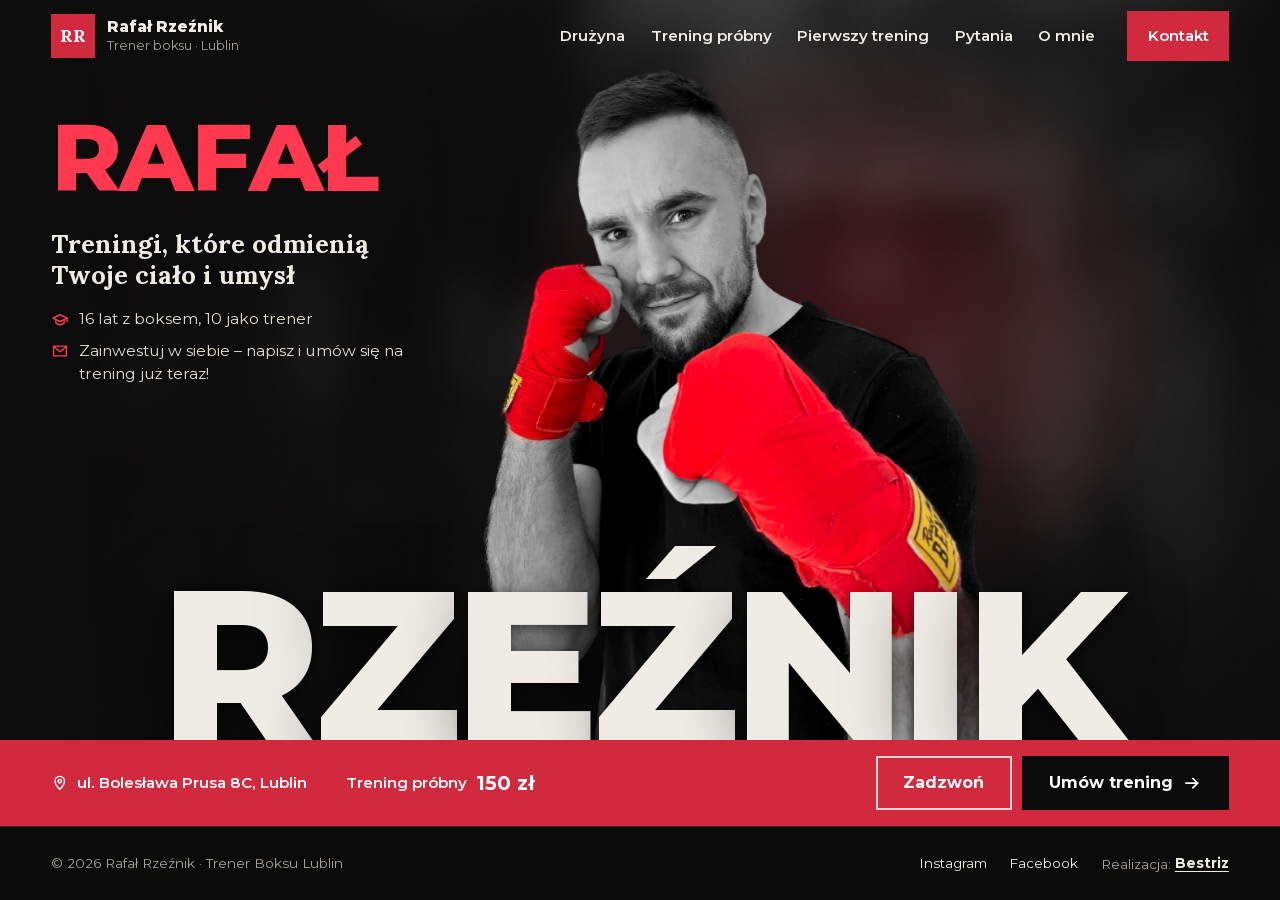
<file: index.html>
<!doctype html>
<html lang="pl">
<head>
<meta charset="utf-8">
<meta name="viewport" content="width=device-width, initial-scale=1, viewport-fit=cover">
<title>Rafał Rzeźnik – Trener Boksu Lublin | Trening próbny 1:1</title>
<meta name="description" content="Treningi boksu 1:1 w Lublinie, które odmienią Twoje ciało i umysł. 16 lat z boksem, 10 jako trener. Trening próbny 150 zł.">
<meta name="theme-color" content="#0c0b0b">
<meta name="robots" content="noindex">
<link rel="canonical" href="https://pathius.github.io/rafal-rzeznik/">
<meta property="og:type" content="website">
<meta property="og:locale" content="pl_PL">
<meta property="og:url" content="https://pathius.github.io/rafal-rzeznik/">
<meta property="og:title" content="Rafał Rzeźnik – Trener Boksu Lublin | Trening próbny 1:1">
<meta property="og:description" content="Treningi, które odmienią Twoje ciało i umysł. Zainwestuj w siebie: umów trening próbny przy ul. Prusa 8C w Lublinie.">
<meta property="og:image" content="https://pathius.github.io/rafal-rzeznik/assets/img/profil.jpg?v=3">
<meta property="og:image:width" content="1200">
<meta property="og:image:height" content="1200">
<meta name="twitter:card" content="summary">
<link rel="preload" href="assets/img/rafal-cutout.webp" as="image" fetchpriority="high">
<link rel="preload" href="assets/fonts/Lora-roman-pl.woff2" as="font" type="font/woff2" crossorigin>
<link rel="preload" href="assets/fonts/Montserrat-400-pl.woff2" as="font" type="font/woff2" crossorigin>
<link rel="preload" href="assets/fonts/Montserrat-800-pl.woff2" as="font" type="font/woff2" crossorigin>
<script>document.documentElement.classList.add('js');try{if(sessionStorage.getItem('rr-punch')&&!matchMedia('(prefers-reduced-motion: reduce)').matches)document.documentElement.classList.add('is-arriving')}catch(e){}</script>
<link rel="stylesheet" href="assets/fonts/fonts.css?v=2026-11-22b">
<link rel="stylesheet" href="assets/css/style.css?v=2026-11-22b">
<link rel="icon" href="data:image/svg+xml,%3Csvg xmlns='http://www.w3.org/2000/svg' viewBox='0 0 64 64'%3E%3Crect width='64' height='64' fill='%23d12a3f'/%3E%3Ctext x='32' y='45' font-family='Georgia,serif' font-weight='700' font-size='30' text-anchor='middle' fill='white'%3ERR%3C/text%3E%3C/svg%3E">
</head>
<body class="home">
<a class="skip" href="#tresc">Przejdź do treści</a>

<svg width="0" height="0" style="position:absolute" aria-hidden="true">
  <symbol id="i-arrow" viewBox="0 0 24 24"><path d="M4 12h15M13 6l6 6-6 6" fill="none" stroke="currentColor" stroke-width="2.2" stroke-linecap="square"/></symbol>
  <symbol id="i-phone" viewBox="0 0 24 24"><path d="M6.6 3.5h3l1.6 4.2-2.1 1.4a11 11 0 0 0 5.8 5.8l1.4-2.1 4.2 1.6v3a2 2 0 0 1-2.1 2A16.5 16.5 0 0 1 4.6 5.6a2 2 0 0 1 2-2.1z" fill="none" stroke="currentColor" stroke-width="1.9" stroke-linejoin="round"/></symbol>
  <symbol id="i-mail" viewBox="0 0 24 24"><path d="M3.5 5.5h17v13h-17zM3.5 6l8.5 7 8.5-7" fill="none" stroke="currentColor" stroke-width="1.9" stroke-linejoin="round"/></symbol>
  <symbol id="i-chat" viewBox="0 0 24 24"><path d="M4 5h16v11H9.5L5 19.5V16H4z" fill="none" stroke="currentColor" stroke-width="1.9" stroke-linejoin="round"/></symbol>
  <symbol id="i-cap" viewBox="0 0 24 24"><path d="M2.5 9.5 12 5l9.5 4.5L12 14zM6.5 11.5v4.5c1.5 1.5 3.4 2.2 5.5 2.2s4-.7 5.5-2.2v-4.5M21.5 9.5v5" fill="none" stroke="currentColor" stroke-width="1.9" stroke-linejoin="round"/></symbol>
  <symbol id="i-back" viewBox="0 0 24 24"><path d="M20 12H5M11 6l-6 6 6 6" fill="none" stroke="currentColor" stroke-width="2.2" stroke-linecap="square"/></symbol>
  <symbol id="i-pin" viewBox="0 0 24 24"><path d="M12 21s-6.5-6.2-6.5-11.2a6.5 6.5 0 0 1 13 0C18.5 14.8 12 21 12 21z" fill="none" stroke="currentColor" stroke-width="1.9"/><circle cx="12" cy="9.8" r="2.3" fill="none" stroke="currentColor" stroke-width="1.9"/></symbol>
  <symbol id="i-clock" viewBox="0 0 24 24"><circle cx="12" cy="12" r="8.5" fill="none" stroke="currentColor" stroke-width="1.9"/><path d="M12 7.5V12l3 2" fill="none" stroke="currentColor" stroke-width="1.9" stroke-linecap="square"/></symbol>
  <symbol id="i-ig" viewBox="0 0 24 24"><rect x="3.5" y="3.5" width="17" height="17" rx="4.5" fill="none" stroke="currentColor" stroke-width="1.9"/><circle cx="12" cy="12" r="3.8" fill="none" stroke="currentColor" stroke-width="1.9"/><circle cx="17.2" cy="6.8" r="1.1" fill="currentColor"/></symbol>
  <symbol id="i-fb" viewBox="0 0 24 24"><rect x="3.5" y="3.5" width="17" height="17" rx="4.5" fill="none" stroke="currentColor" stroke-width="1.9"/><path d="M15.2 8.2h-1.6c-1.1 0-1.7.6-1.7 1.8v10.5M9.6 13h5.2" fill="none" stroke="currentColor" stroke-width="1.9" stroke-linecap="round"/></symbol>
  <symbol id="i-play" viewBox="0 0 24 24"><path d="M8 5.5v13l10.5-6.5z" fill="currentColor"/></symbol>
  <symbol id="i-pause" viewBox="0 0 24 24"><path d="M7.5 5.5h3v13h-3zM13.5 5.5h3v13h-3z" fill="currentColor"/></symbol>
  <symbol id="i-sound" viewBox="0 0 24 24"><path d="M4 9.5h3.5L12 5.5v13l-4.5-4H4zM15.5 9a4 4 0 0 1 0 6M18 6.5a7.5 7.5 0 0 1 0 11" fill="none" stroke="currentColor" stroke-width="1.9" stroke-linejoin="round"/></symbol>
  <symbol id="i-mute" viewBox="0 0 24 24"><path d="M4 9.5h3.5L12 5.5v13l-4.5-4H4zM16 9.5l5 5M21 9.5l-5 5" fill="none" stroke="currentColor" stroke-width="1.9" stroke-linejoin="round"/></symbol>
  <symbol id="i-cash" viewBox="0 0 24 24"><rect x="2.5" y="6" width="19" height="12" fill="none" stroke="currentColor" stroke-width="1.9"/><circle cx="12" cy="12" r="2.8" fill="none" stroke="currentColor" stroke-width="1.9"/><path d="M6 9.5v5M18 9.5v5" stroke="currentColor" stroke-width="1.9"/></symbol>
  <symbol id="i-menu" viewBox="0 0 24 24"><path d="M3.5 7h17M3.5 12h17M3.5 17h17" fill="none" stroke="currentColor" stroke-width="2.2"/></symbol>
  <symbol id="i-close" viewBox="0 0 24 24"><path d="M5.5 5.5l13 13M18.5 5.5l-13 13" fill="none" stroke="currentColor" stroke-width="2.2"/></symbol>
  <symbol id="i-card" viewBox="0 0 24 24"><rect x="2.5" y="5.5" width="19" height="13" fill="none" stroke="currentColor" stroke-width="1.9"/><path d="M2.5 9.5h19M6 15h4" fill="none" stroke="currentColor" stroke-width="1.9"/></symbol>
</svg>

<header class="nav" data-nav>
  <a class="nav__mark" href="./" aria-label="Rafał Rzeźnik – strona główna">
    <span class="nav__mono" aria-hidden="true">RR</span>
    <span class="nav__name">Rafał Rzeźnik<small>Trener boksu · Lublin</small></span>
  </a>
  <nav class="nav__links" id="menu" aria-label="Główna nawigacja">
    <a href="druzyna/">Drużyna</a>
    <a href="trening-probny/">Trening próbny</a>
    <a href="pierwszy-trening/">Pierwszy trening</a>
    <a href="pytania/">Pytania</a>
    <a href="o-mnie/">O mnie</a>
    <a class="btn btn--red nav__cta" href="kontakt/">Kontakt</a>
    <p class="nav__quick"><a href="tel:+48510216400"><svg aria-hidden="true"><use href="#i-phone"/></svg>+48 510 216 400</a><a href="https://instagram.com/rafalrzeznik_boxing" target="_blank" rel="noopener"><svg aria-hidden="true"><use href="#i-ig"/></svg>@rafalrzeznik_boxing</a></p>
  </nav>
  <button type="button" class="nav__burger" aria-controls="menu" aria-expanded="false" aria-label="Otwórz menu" data-burger>
    <svg class="i-open" aria-hidden="true"><use href="#i-menu"/></svg><svg class="i-shut" aria-hidden="true"><use href="#i-close"/></svg>
  </button>
</header>

<main id="tresc">

<section class="hero" id="start" aria-labelledby="hero-title" data-hero>
  <div class="hero__arena" aria-hidden="true"></div>
  <div class="hero__spot" aria-hidden="true"></div>
  <div class="hero__grain" aria-hidden="true"></div>

  <h1 class="hero__title" id="hero-title">
    <span class="hero__first" aria-label="Rafał"><span>R</span><span>A</span><span>F</span><span>A</span><span>Ł</span></span>
    <span class="hero__last" aria-label="Rzeźnik"><span>R</span><span>Z</span><span>E</span><span>Ź</span><span>N</span><span>I</span><span>K</span></span>
  </h1>

  <div class="hero__intro">
    <p class="hero__lead">Treningi, które odmienią Twoje ciało i&nbsp;umysł</p>
    <ul class="hero__bio">
      <li><svg aria-hidden="true"><use href="#i-cap"/></svg>16 lat z boksem, 10 jako trener</li>
      <li><svg aria-hidden="true"><use href="#i-mail"/></svg>Zainwestuj w siebie – napisz i umów się na trening już teraz!</li>
    </ul>
  </div>

  <figure class="hero__fig">
    <img class="hero__cut" src="assets/img/rafal-cutout.webp" width="1300" height="1689" alt="Rafał Rzeźnik w gardzie, w czerwonych bandażach bokserskich" fetchpriority="high">
  </figure>

  <div class="hero__strip">
    <p><svg aria-hidden="true"><use href="#i-pin"/></svg>ul. Bolesława Prusa 8C, Lublin</p>
    <p class="hero__try">Trening próbny <b>150 zł</b></p>
    <div class="hero__ctas">
      <a class="btn btn--line-light hero__price" href="tel:+48510216400">Zadzwoń</a>
      <a class="btn btn--ink hero__cta" href="kontakt/">Umów trening <svg aria-hidden="true"><use href="#i-arrow"/></svg></a>
    </div>
  </div>
</section>

</main>

<footer class="site-foot">
  <p>© <span data-year></span> Rafał Rzeźnik · Trener Boksu Lublin</p>
  <p class="site-foot__links"><a href="https://instagram.com/rafalrzeznik_boxing" target="_blank" rel="noopener">Instagram</a><a href="https://www.facebook.com/rafalrzeznikboxing/" target="_blank" rel="noopener">Facebook</a><span>Realizacja: <a href="https://bestriz.com" target="_blank" rel="noopener">Bestriz</a></span></p>
</footer>
<a class="dock" href="kontakt/" data-dock>Umów trening próbny <svg aria-hidden="true"><use href="#i-arrow"/></svg></a>
<div class="punch" aria-hidden="true"><i class="punch__bar"></i><i class="punch__bar"></i><i class="punch__bar"></i></div>

<script src="assets/js/main.js?v=2026-11-22b" defer></script>
</body>
</html>
</file>
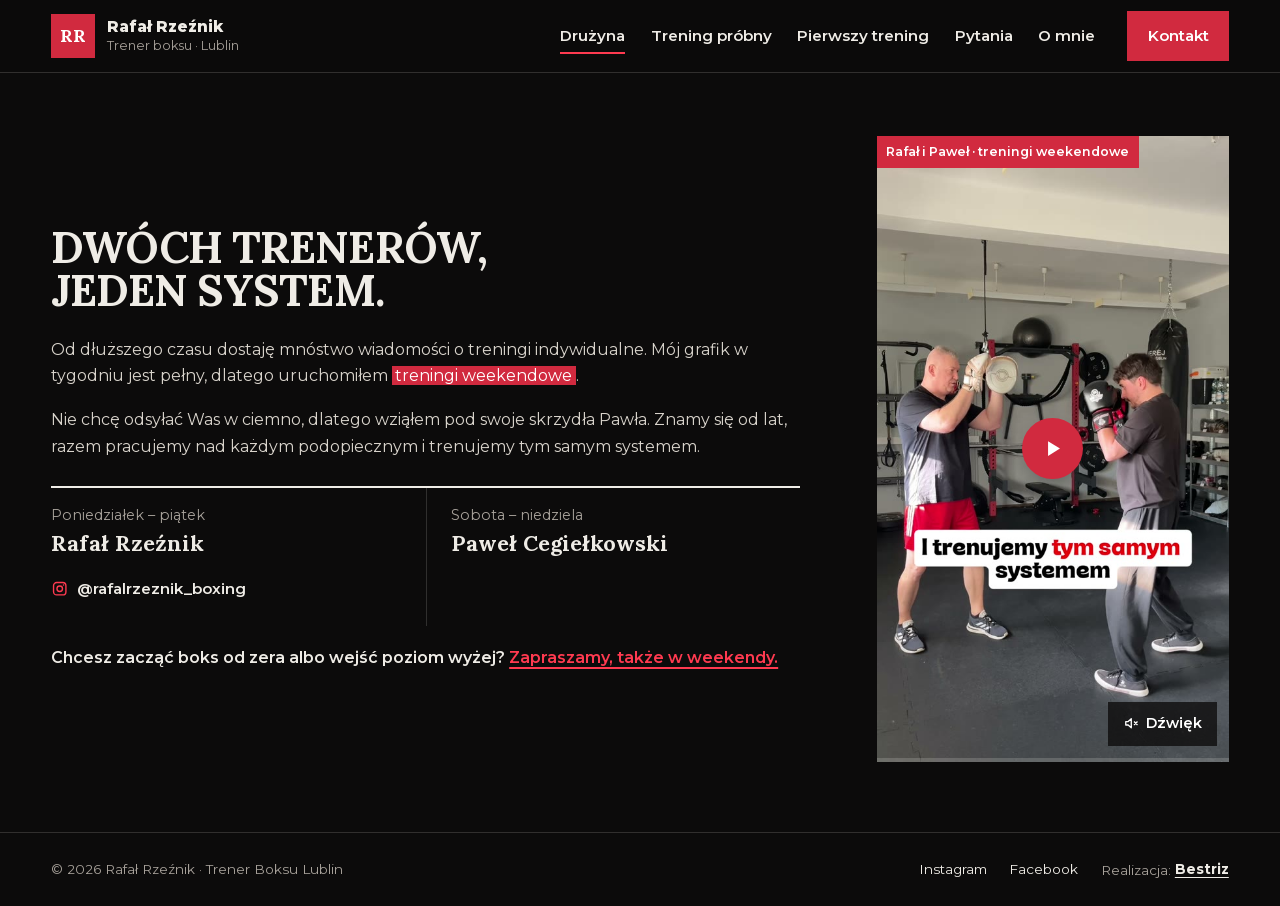
<file: druzyna/index.html>
<!doctype html>
<html lang="pl">
<head>
<meta charset="utf-8">
<meta name="viewport" content="width=device-width, initial-scale=1, viewport-fit=cover">
<title>Drużyna: Rafał i Paweł · Rafał Rzeźnik – Trener Boksu Lublin</title>
<meta name="description" content="Dwóch trenerów, jeden system. W tygodniu trenujesz z Rafałem Rzeźnikiem, w weekendy z Pawłem Cegiełkowskim.">
<meta name="theme-color" content="#0c0b0b">
<meta name="robots" content="noindex">
<link rel="canonical" href="https://pathius.github.io/rafal-rzeznik/druzyna/">
<meta property="og:type" content="website">
<meta property="og:locale" content="pl_PL">
<meta property="og:url" content="https://pathius.github.io/rafal-rzeznik/druzyna/">
<meta property="og:title" content="Drużyna: Rafał i Paweł · Rafał Rzeźnik – Trener Boksu Lublin">
<meta property="og:description" content="Treningi, które odmienią Twoje ciało i umysł. Zainwestuj w siebie: umów trening próbny przy ul. Prusa 8C w Lublinie.">
<meta property="og:image" content="https://pathius.github.io/rafal-rzeznik/assets/img/profil.jpg?v=3">
<meta property="og:image:width" content="1200">
<meta property="og:image:height" content="1200">
<meta name="twitter:card" content="summary">
<link rel="preload" href="../assets/fonts/Lora-roman-pl.woff2" as="font" type="font/woff2" crossorigin>
<link rel="preload" href="../assets/fonts/Montserrat-400-pl.woff2" as="font" type="font/woff2" crossorigin>
<link rel="preload" href="../assets/fonts/Montserrat-800-pl.woff2" as="font" type="font/woff2" crossorigin>
<script>document.documentElement.classList.add('js');try{if(sessionStorage.getItem('rr-punch')&&!matchMedia('(prefers-reduced-motion: reduce)').matches)document.documentElement.classList.add('is-arriving')}catch(e){}</script>
<link rel="stylesheet" href="../assets/fonts/fonts.css?v=2026-11-22b">
<link rel="stylesheet" href="../assets/css/style.css?v=2026-11-22b">
<link rel="icon" href="data:image/svg+xml,%3Csvg xmlns='http://www.w3.org/2000/svg' viewBox='0 0 64 64'%3E%3Crect width='64' height='64' fill='%23d12a3f'/%3E%3Ctext x='32' y='45' font-family='Georgia,serif' font-weight='700' font-size='30' text-anchor='middle' fill='white'%3ERR%3C/text%3E%3C/svg%3E">
</head>
<body class="page page--druzyna">
<a class="skip" href="#tresc">Przejdź do treści</a>

<svg width="0" height="0" style="position:absolute" aria-hidden="true">
  <symbol id="i-arrow" viewBox="0 0 24 24"><path d="M4 12h15M13 6l6 6-6 6" fill="none" stroke="currentColor" stroke-width="2.2" stroke-linecap="square"/></symbol>
  <symbol id="i-phone" viewBox="0 0 24 24"><path d="M6.6 3.5h3l1.6 4.2-2.1 1.4a11 11 0 0 0 5.8 5.8l1.4-2.1 4.2 1.6v3a2 2 0 0 1-2.1 2A16.5 16.5 0 0 1 4.6 5.6a2 2 0 0 1 2-2.1z" fill="none" stroke="currentColor" stroke-width="1.9" stroke-linejoin="round"/></symbol>
  <symbol id="i-mail" viewBox="0 0 24 24"><path d="M3.5 5.5h17v13h-17zM3.5 6l8.5 7 8.5-7" fill="none" stroke="currentColor" stroke-width="1.9" stroke-linejoin="round"/></symbol>
  <symbol id="i-chat" viewBox="0 0 24 24"><path d="M4 5h16v11H9.5L5 19.5V16H4z" fill="none" stroke="currentColor" stroke-width="1.9" stroke-linejoin="round"/></symbol>
  <symbol id="i-cap" viewBox="0 0 24 24"><path d="M2.5 9.5 12 5l9.5 4.5L12 14zM6.5 11.5v4.5c1.5 1.5 3.4 2.2 5.5 2.2s4-.7 5.5-2.2v-4.5M21.5 9.5v5" fill="none" stroke="currentColor" stroke-width="1.9" stroke-linejoin="round"/></symbol>
  <symbol id="i-back" viewBox="0 0 24 24"><path d="M20 12H5M11 6l-6 6 6 6" fill="none" stroke="currentColor" stroke-width="2.2" stroke-linecap="square"/></symbol>
  <symbol id="i-pin" viewBox="0 0 24 24"><path d="M12 21s-6.5-6.2-6.5-11.2a6.5 6.5 0 0 1 13 0C18.5 14.8 12 21 12 21z" fill="none" stroke="currentColor" stroke-width="1.9"/><circle cx="12" cy="9.8" r="2.3" fill="none" stroke="currentColor" stroke-width="1.9"/></symbol>
  <symbol id="i-clock" viewBox="0 0 24 24"><circle cx="12" cy="12" r="8.5" fill="none" stroke="currentColor" stroke-width="1.9"/><path d="M12 7.5V12l3 2" fill="none" stroke="currentColor" stroke-width="1.9" stroke-linecap="square"/></symbol>
  <symbol id="i-ig" viewBox="0 0 24 24"><rect x="3.5" y="3.5" width="17" height="17" rx="4.5" fill="none" stroke="currentColor" stroke-width="1.9"/><circle cx="12" cy="12" r="3.8" fill="none" stroke="currentColor" stroke-width="1.9"/><circle cx="17.2" cy="6.8" r="1.1" fill="currentColor"/></symbol>
  <symbol id="i-fb" viewBox="0 0 24 24"><rect x="3.5" y="3.5" width="17" height="17" rx="4.5" fill="none" stroke="currentColor" stroke-width="1.9"/><path d="M15.2 8.2h-1.6c-1.1 0-1.7.6-1.7 1.8v10.5M9.6 13h5.2" fill="none" stroke="currentColor" stroke-width="1.9" stroke-linecap="round"/></symbol>
  <symbol id="i-play" viewBox="0 0 24 24"><path d="M8 5.5v13l10.5-6.5z" fill="currentColor"/></symbol>
  <symbol id="i-pause" viewBox="0 0 24 24"><path d="M7.5 5.5h3v13h-3zM13.5 5.5h3v13h-3z" fill="currentColor"/></symbol>
  <symbol id="i-sound" viewBox="0 0 24 24"><path d="M4 9.5h3.5L12 5.5v13l-4.5-4H4zM15.5 9a4 4 0 0 1 0 6M18 6.5a7.5 7.5 0 0 1 0 11" fill="none" stroke="currentColor" stroke-width="1.9" stroke-linejoin="round"/></symbol>
  <symbol id="i-mute" viewBox="0 0 24 24"><path d="M4 9.5h3.5L12 5.5v13l-4.5-4H4zM16 9.5l5 5M21 9.5l-5 5" fill="none" stroke="currentColor" stroke-width="1.9" stroke-linejoin="round"/></symbol>
  <symbol id="i-cash" viewBox="0 0 24 24"><rect x="2.5" y="6" width="19" height="12" fill="none" stroke="currentColor" stroke-width="1.9"/><circle cx="12" cy="12" r="2.8" fill="none" stroke="currentColor" stroke-width="1.9"/><path d="M6 9.5v5M18 9.5v5" stroke="currentColor" stroke-width="1.9"/></symbol>
  <symbol id="i-menu" viewBox="0 0 24 24"><path d="M3.5 7h17M3.5 12h17M3.5 17h17" fill="none" stroke="currentColor" stroke-width="2.2"/></symbol>
  <symbol id="i-close" viewBox="0 0 24 24"><path d="M5.5 5.5l13 13M18.5 5.5l-13 13" fill="none" stroke="currentColor" stroke-width="2.2"/></symbol>
  <symbol id="i-card" viewBox="0 0 24 24"><rect x="2.5" y="5.5" width="19" height="13" fill="none" stroke="currentColor" stroke-width="1.9"/><path d="M2.5 9.5h19M6 15h4" fill="none" stroke="currentColor" stroke-width="1.9"/></symbol>
</svg>

<header class="nav is-solid" data-nav>
  <a class="nav__mark" href="../" aria-label="Rafał Rzeźnik – strona główna">
    <span class="nav__mono" aria-hidden="true">RR</span>
    <span class="nav__name">Rafał Rzeźnik<small>Trener boksu · Lublin</small></span>
  </a>
  <nav class="nav__links" id="menu" aria-label="Główna nawigacja">
    <a href="../druzyna/" class="is-here" aria-current="page">Drużyna</a>
    <a href="../trening-probny/">Trening próbny</a>
    <a href="../pierwszy-trening/">Pierwszy trening</a>
    <a href="../pytania/">Pytania</a>
    <a href="../o-mnie/">O mnie</a>
    <a class="btn btn--red nav__cta" href="../kontakt/">Kontakt</a>
    <p class="nav__quick"><a href="tel:+48510216400"><svg aria-hidden="true"><use href="#i-phone"/></svg>+48 510 216 400</a><a href="https://instagram.com/rafalrzeznik_boxing" target="_blank" rel="noopener"><svg aria-hidden="true"><use href="#i-ig"/></svg>@rafalrzeznik_boxing</a></p>
  </nav>
  <button type="button" class="nav__burger" aria-controls="menu" aria-expanded="false" aria-label="Otwórz menu" data-burger>
    <svg class="i-open" aria-hidden="true"><use href="#i-menu"/></svg><svg class="i-shut" aria-hidden="true"><use href="#i-close"/></svg>
  </button>
</header>

<main id="tresc">

<section class="team" id="trenerzy" aria-labelledby="team-title">
  <div class="team__copy">
    <h1 class="display" id="team-title">Dwóch trenerów, jeden system.</h1>
    <p class="team__text">Od dłuższego czasu dostaję mnóstwo wiadomości o treningi indywidualne. Mój grafik w tygodniu jest pełny, dlatego uruchomiłem <mark>treningi weekendowe</mark>.</p>
    <p class="team__text">Nie chcę odsyłać Was w ciemno, dlatego wziąłem pod swoje skrzydła Pawła. Znamy się od lat, razem pracujemy nad każdym podopiecznym i trenujemy tym samym systemem.</p>

    <ul class="duo">
      <li class="duo__p">
        <p class="duo__when">Poniedziałek – piątek</p>
        <h3>Rafał Rzeźnik</h3>
        <a href="https://instagram.com/rafalrzeznik_boxing" target="_blank" rel="noopener"><svg aria-hidden="true"><use href="#i-ig"/></svg>@rafalrzeznik_boxing</a>
      </li>
      <li class="duo__p">
        <p class="duo__when">Sobota – niedziela</p>
        <h3>Paweł Cegiełkowski</h3>
      </li>
    </ul>
    <p class="team__cta-line">Chcesz zacząć boks od zera albo wejść poziom wyżej? <a href="../kontakt/">Zapraszamy, także w weekendy.</a></p>
  </div>

  <figure class="reel" data-reel>
    <video muted loop playsinline preload="none" data-poster="../assets/img/rafal-i-pawel-poster.jpg" data-src="../assets/video/rafal-i-pawel.mp4" aria-label="Wideo: Rafał przedstawia Pawła Cegiełkowskiego i treningi weekendowe"></video>
    <button type="button" class="reel__play" aria-label="Odtwórz wideo" aria-pressed="false">
      <svg class="i-play" aria-hidden="true"><use href="#i-play"/></svg><svg class="i-pause" aria-hidden="true"><use href="#i-pause"/></svg>
    </button>
    <button type="button" class="reel__sound" aria-label="Włącz dźwięk" aria-pressed="false">
      <svg class="i-mute" aria-hidden="true"><use href="#i-mute"/></svg><svg class="i-sound" aria-hidden="true"><use href="#i-sound"/></svg><span>Dźwięk</span>
    </button>
    <span class="reel__bar" aria-hidden="true"><i data-bar></i></span>
    <figcaption>Rafał i Paweł · treningi weekendowe</figcaption>
  </figure>
</section>

</main>

<footer class="site-foot">
  <p>© <span data-year></span> Rafał Rzeźnik · Trener Boksu Lublin</p>
  <p class="site-foot__links"><a href="https://instagram.com/rafalrzeznik_boxing" target="_blank" rel="noopener">Instagram</a><a href="https://www.facebook.com/rafalrzeznikboxing/" target="_blank" rel="noopener">Facebook</a><span>Realizacja: <a href="https://bestriz.com" target="_blank" rel="noopener">Bestriz</a></span></p>
</footer>
<a class="dock" href="../kontakt/" data-dock>Umów trening próbny <svg aria-hidden="true"><use href="#i-arrow"/></svg></a>
<div class="punch" aria-hidden="true"><i class="punch__bar"></i><i class="punch__bar"></i><i class="punch__bar"></i></div>

<script src="../assets/js/main.js?v=2026-11-22b" defer></script>
</body>
</html>
</file>
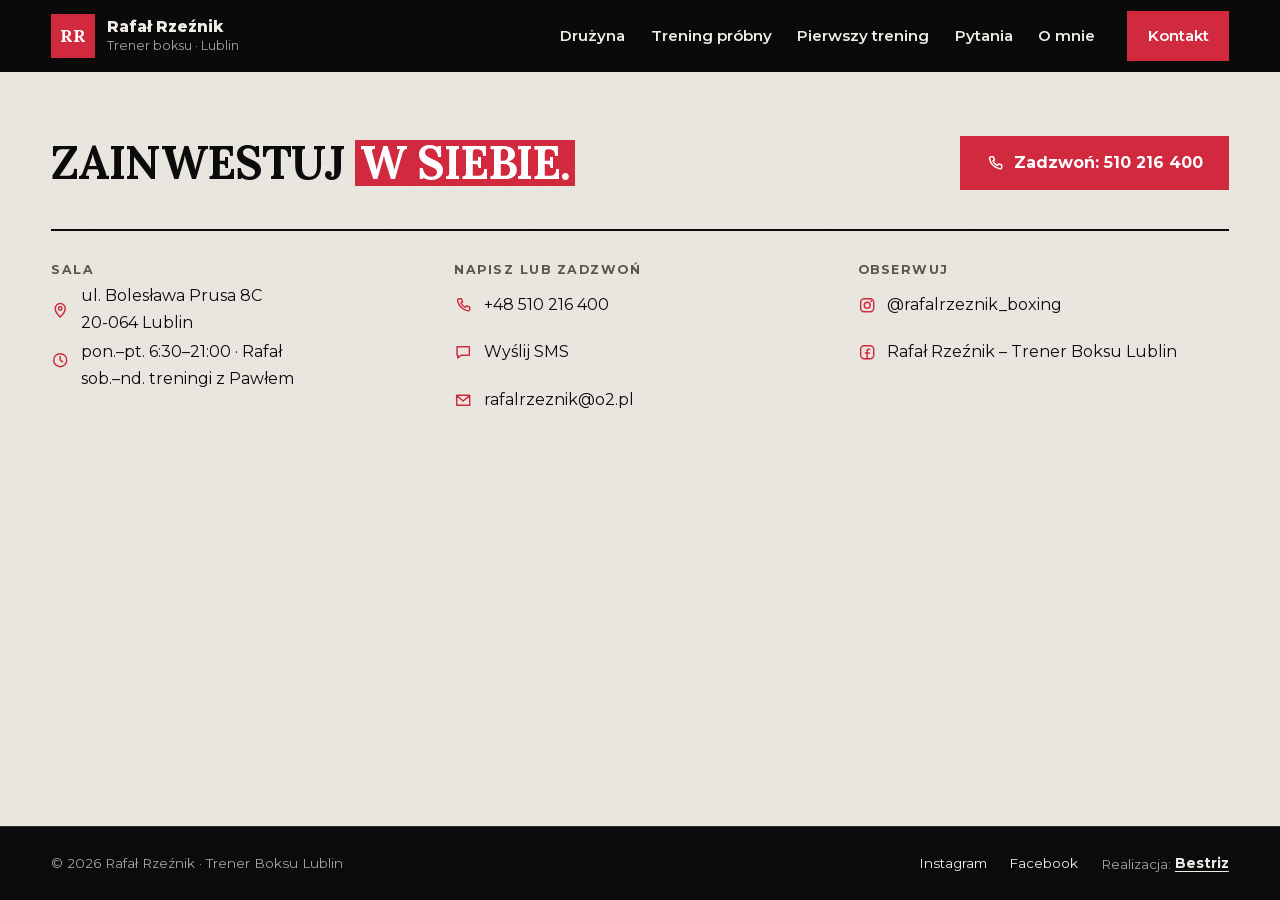
<file: kontakt/index.html>
<!doctype html>
<html lang="pl">
<head>
<meta charset="utf-8">
<meta name="viewport" content="width=device-width, initial-scale=1, viewport-fit=cover">
<title>Kontakt · Rafał Rzeźnik – Trener Boksu Lublin</title>
<meta name="description" content="Zainwestuj w siebie. Zadzwoń, napisz SMS lub wiadomość na Instagramie. Sala: ul. Bolesława Prusa 8C, Lublin.">
<meta name="theme-color" content="#0c0b0b">
<meta name="robots" content="noindex">
<link rel="canonical" href="https://pathius.github.io/rafal-rzeznik/kontakt/">
<meta property="og:type" content="website">
<meta property="og:locale" content="pl_PL">
<meta property="og:url" content="https://pathius.github.io/rafal-rzeznik/kontakt/">
<meta property="og:title" content="Kontakt · Rafał Rzeźnik – Trener Boksu Lublin">
<meta property="og:description" content="Treningi, które odmienią Twoje ciało i umysł. Zainwestuj w siebie: umów trening próbny przy ul. Prusa 8C w Lublinie.">
<meta property="og:image" content="https://pathius.github.io/rafal-rzeznik/assets/img/profil.jpg?v=3">
<meta property="og:image:width" content="1200">
<meta property="og:image:height" content="1200">
<meta name="twitter:card" content="summary">
<link rel="preload" href="../assets/fonts/Lora-roman-pl.woff2" as="font" type="font/woff2" crossorigin>
<link rel="preload" href="../assets/fonts/Montserrat-400-pl.woff2" as="font" type="font/woff2" crossorigin>
<link rel="preload" href="../assets/fonts/Montserrat-800-pl.woff2" as="font" type="font/woff2" crossorigin>
<script>document.documentElement.classList.add('js');try{if(sessionStorage.getItem('rr-punch')&&!matchMedia('(prefers-reduced-motion: reduce)').matches)document.documentElement.classList.add('is-arriving')}catch(e){}</script>
<link rel="stylesheet" href="../assets/fonts/fonts.css?v=2026-11-22b">
<link rel="stylesheet" href="../assets/css/style.css?v=2026-11-22b">
<link rel="icon" href="data:image/svg+xml,%3Csvg xmlns='http://www.w3.org/2000/svg' viewBox='0 0 64 64'%3E%3Crect width='64' height='64' fill='%23d12a3f'/%3E%3Ctext x='32' y='45' font-family='Georgia,serif' font-weight='700' font-size='30' text-anchor='middle' fill='white'%3ERR%3C/text%3E%3C/svg%3E">
</head>
<body class="page page--kontakt">
<a class="skip" href="#tresc">Przejdź do treści</a>

<svg width="0" height="0" style="position:absolute" aria-hidden="true">
  <symbol id="i-arrow" viewBox="0 0 24 24"><path d="M4 12h15M13 6l6 6-6 6" fill="none" stroke="currentColor" stroke-width="2.2" stroke-linecap="square"/></symbol>
  <symbol id="i-phone" viewBox="0 0 24 24"><path d="M6.6 3.5h3l1.6 4.2-2.1 1.4a11 11 0 0 0 5.8 5.8l1.4-2.1 4.2 1.6v3a2 2 0 0 1-2.1 2A16.5 16.5 0 0 1 4.6 5.6a2 2 0 0 1 2-2.1z" fill="none" stroke="currentColor" stroke-width="1.9" stroke-linejoin="round"/></symbol>
  <symbol id="i-mail" viewBox="0 0 24 24"><path d="M3.5 5.5h17v13h-17zM3.5 6l8.5 7 8.5-7" fill="none" stroke="currentColor" stroke-width="1.9" stroke-linejoin="round"/></symbol>
  <symbol id="i-chat" viewBox="0 0 24 24"><path d="M4 5h16v11H9.5L5 19.5V16H4z" fill="none" stroke="currentColor" stroke-width="1.9" stroke-linejoin="round"/></symbol>
  <symbol id="i-cap" viewBox="0 0 24 24"><path d="M2.5 9.5 12 5l9.5 4.5L12 14zM6.5 11.5v4.5c1.5 1.5 3.4 2.2 5.5 2.2s4-.7 5.5-2.2v-4.5M21.5 9.5v5" fill="none" stroke="currentColor" stroke-width="1.9" stroke-linejoin="round"/></symbol>
  <symbol id="i-back" viewBox="0 0 24 24"><path d="M20 12H5M11 6l-6 6 6 6" fill="none" stroke="currentColor" stroke-width="2.2" stroke-linecap="square"/></symbol>
  <symbol id="i-pin" viewBox="0 0 24 24"><path d="M12 21s-6.5-6.2-6.5-11.2a6.5 6.5 0 0 1 13 0C18.5 14.8 12 21 12 21z" fill="none" stroke="currentColor" stroke-width="1.9"/><circle cx="12" cy="9.8" r="2.3" fill="none" stroke="currentColor" stroke-width="1.9"/></symbol>
  <symbol id="i-clock" viewBox="0 0 24 24"><circle cx="12" cy="12" r="8.5" fill="none" stroke="currentColor" stroke-width="1.9"/><path d="M12 7.5V12l3 2" fill="none" stroke="currentColor" stroke-width="1.9" stroke-linecap="square"/></symbol>
  <symbol id="i-ig" viewBox="0 0 24 24"><rect x="3.5" y="3.5" width="17" height="17" rx="4.5" fill="none" stroke="currentColor" stroke-width="1.9"/><circle cx="12" cy="12" r="3.8" fill="none" stroke="currentColor" stroke-width="1.9"/><circle cx="17.2" cy="6.8" r="1.1" fill="currentColor"/></symbol>
  <symbol id="i-fb" viewBox="0 0 24 24"><rect x="3.5" y="3.5" width="17" height="17" rx="4.5" fill="none" stroke="currentColor" stroke-width="1.9"/><path d="M15.2 8.2h-1.6c-1.1 0-1.7.6-1.7 1.8v10.5M9.6 13h5.2" fill="none" stroke="currentColor" stroke-width="1.9" stroke-linecap="round"/></symbol>
  <symbol id="i-play" viewBox="0 0 24 24"><path d="M8 5.5v13l10.5-6.5z" fill="currentColor"/></symbol>
  <symbol id="i-pause" viewBox="0 0 24 24"><path d="M7.5 5.5h3v13h-3zM13.5 5.5h3v13h-3z" fill="currentColor"/></symbol>
  <symbol id="i-sound" viewBox="0 0 24 24"><path d="M4 9.5h3.5L12 5.5v13l-4.5-4H4zM15.5 9a4 4 0 0 1 0 6M18 6.5a7.5 7.5 0 0 1 0 11" fill="none" stroke="currentColor" stroke-width="1.9" stroke-linejoin="round"/></symbol>
  <symbol id="i-mute" viewBox="0 0 24 24"><path d="M4 9.5h3.5L12 5.5v13l-4.5-4H4zM16 9.5l5 5M21 9.5l-5 5" fill="none" stroke="currentColor" stroke-width="1.9" stroke-linejoin="round"/></symbol>
  <symbol id="i-cash" viewBox="0 0 24 24"><rect x="2.5" y="6" width="19" height="12" fill="none" stroke="currentColor" stroke-width="1.9"/><circle cx="12" cy="12" r="2.8" fill="none" stroke="currentColor" stroke-width="1.9"/><path d="M6 9.5v5M18 9.5v5" stroke="currentColor" stroke-width="1.9"/></symbol>
  <symbol id="i-menu" viewBox="0 0 24 24"><path d="M3.5 7h17M3.5 12h17M3.5 17h17" fill="none" stroke="currentColor" stroke-width="2.2"/></symbol>
  <symbol id="i-close" viewBox="0 0 24 24"><path d="M5.5 5.5l13 13M18.5 5.5l-13 13" fill="none" stroke="currentColor" stroke-width="2.2"/></symbol>
  <symbol id="i-card" viewBox="0 0 24 24"><rect x="2.5" y="5.5" width="19" height="13" fill="none" stroke="currentColor" stroke-width="1.9"/><path d="M2.5 9.5h19M6 15h4" fill="none" stroke="currentColor" stroke-width="1.9"/></symbol>
</svg>

<header class="nav is-solid" data-nav>
  <a class="nav__mark" href="../" aria-label="Rafał Rzeźnik – strona główna">
    <span class="nav__mono" aria-hidden="true">RR</span>
    <span class="nav__name">Rafał Rzeźnik<small>Trener boksu · Lublin</small></span>
  </a>
  <nav class="nav__links" id="menu" aria-label="Główna nawigacja">
    <a href="../druzyna/">Drużyna</a>
    <a href="../trening-probny/">Trening próbny</a>
    <a href="../pierwszy-trening/">Pierwszy trening</a>
    <a href="../pytania/">Pytania</a>
    <a href="../o-mnie/">O mnie</a>
    <a class="btn btn--red nav__cta" href="../kontakt/" aria-current="page">Kontakt</a>
    <p class="nav__quick"><a href="tel:+48510216400"><svg aria-hidden="true"><use href="#i-phone"/></svg>+48 510 216 400</a><a href="https://instagram.com/rafalrzeznik_boxing" target="_blank" rel="noopener"><svg aria-hidden="true"><use href="#i-ig"/></svg>@rafalrzeznik_boxing</a></p>
  </nav>
  <button type="button" class="nav__burger" aria-controls="menu" aria-expanded="false" aria-label="Otwórz menu" data-burger>
    <svg class="i-open" aria-hidden="true"><use href="#i-menu"/></svg><svg class="i-shut" aria-hidden="true"><use href="#i-close"/></svg>
  </button>
</header>

<main id="tresc">

<section class="close paper" id="kontakt" aria-labelledby="close-title">
  <div class="close__poster">
    <h1 class="close__title" id="close-title">Zainwestuj <br class="only-mobile"><mark>w siebie.</mark></h1>
    <a class="btn btn--red btn--big" href="tel:+48510216400"><svg aria-hidden="true"><use href="#i-phone"/></svg>Zadzwoń: 510 216 400</a>
  </div>
  <div class="close__info">
    <address>
      <p class="close__label">Sala</p>
      <p><svg aria-hidden="true"><use href="#i-pin"/></svg><a href="https://www.openstreetmap.org/search?query=Boles%C5%82awa%20Prusa%208C%2C%20Lublin" target="_blank" rel="noopener">ul. Bolesława Prusa 8C<br>20-064 Lublin</a></p>
      <p><svg aria-hidden="true"><use href="#i-clock"/></svg><span>pon.–pt. 6:30–21:00 · Rafał<br>sob.–nd. treningi z Pawłem</span></p>
    </address>
    <div>
      <p class="close__label">Napisz lub zadzwoń</p>
      <p><svg aria-hidden="true"><use href="#i-phone"/></svg><a href="tel:+48510216400">+48 510 216 400</a></p>
      <p><svg aria-hidden="true"><use href="#i-chat"/></svg><a href="sms:+48510216400">Wyślij SMS</a></p>
      <p><svg aria-hidden="true"><use href="#i-mail"/></svg><a href="mailto:rafalrzeznik@o2.pl">rafalrzeznik@o2.pl</a></p>
    </div>
    <div>
      <p class="close__label">Obserwuj</p>
      <p><svg aria-hidden="true"><use href="#i-ig"/></svg><a href="https://instagram.com/rafalrzeznik_boxing" target="_blank" rel="noopener">@rafalrzeznik_boxing</a></p>
      <p><svg aria-hidden="true"><use href="#i-fb"/></svg><a href="https://www.facebook.com/rafalrzeznikboxing/" target="_blank" rel="noopener">Rafał Rzeźnik – Trener Boksu Lublin</a></p>
    </div>
  </div>
</section>

</main>

<footer class="site-foot">
  <p>© <span data-year></span> Rafał Rzeźnik · Trener Boksu Lublin</p>
  <p class="site-foot__links"><a href="https://instagram.com/rafalrzeznik_boxing" target="_blank" rel="noopener">Instagram</a><a href="https://www.facebook.com/rafalrzeznikboxing/" target="_blank" rel="noopener">Facebook</a><span>Realizacja: <a href="https://bestriz.com" target="_blank" rel="noopener">Bestriz</a></span></p>
</footer>
<div class="punch" aria-hidden="true"><i class="punch__bar"></i><i class="punch__bar"></i><i class="punch__bar"></i></div>

<script src="../assets/js/main.js?v=2026-11-22b" defer></script>
</body>
</html>
</file>
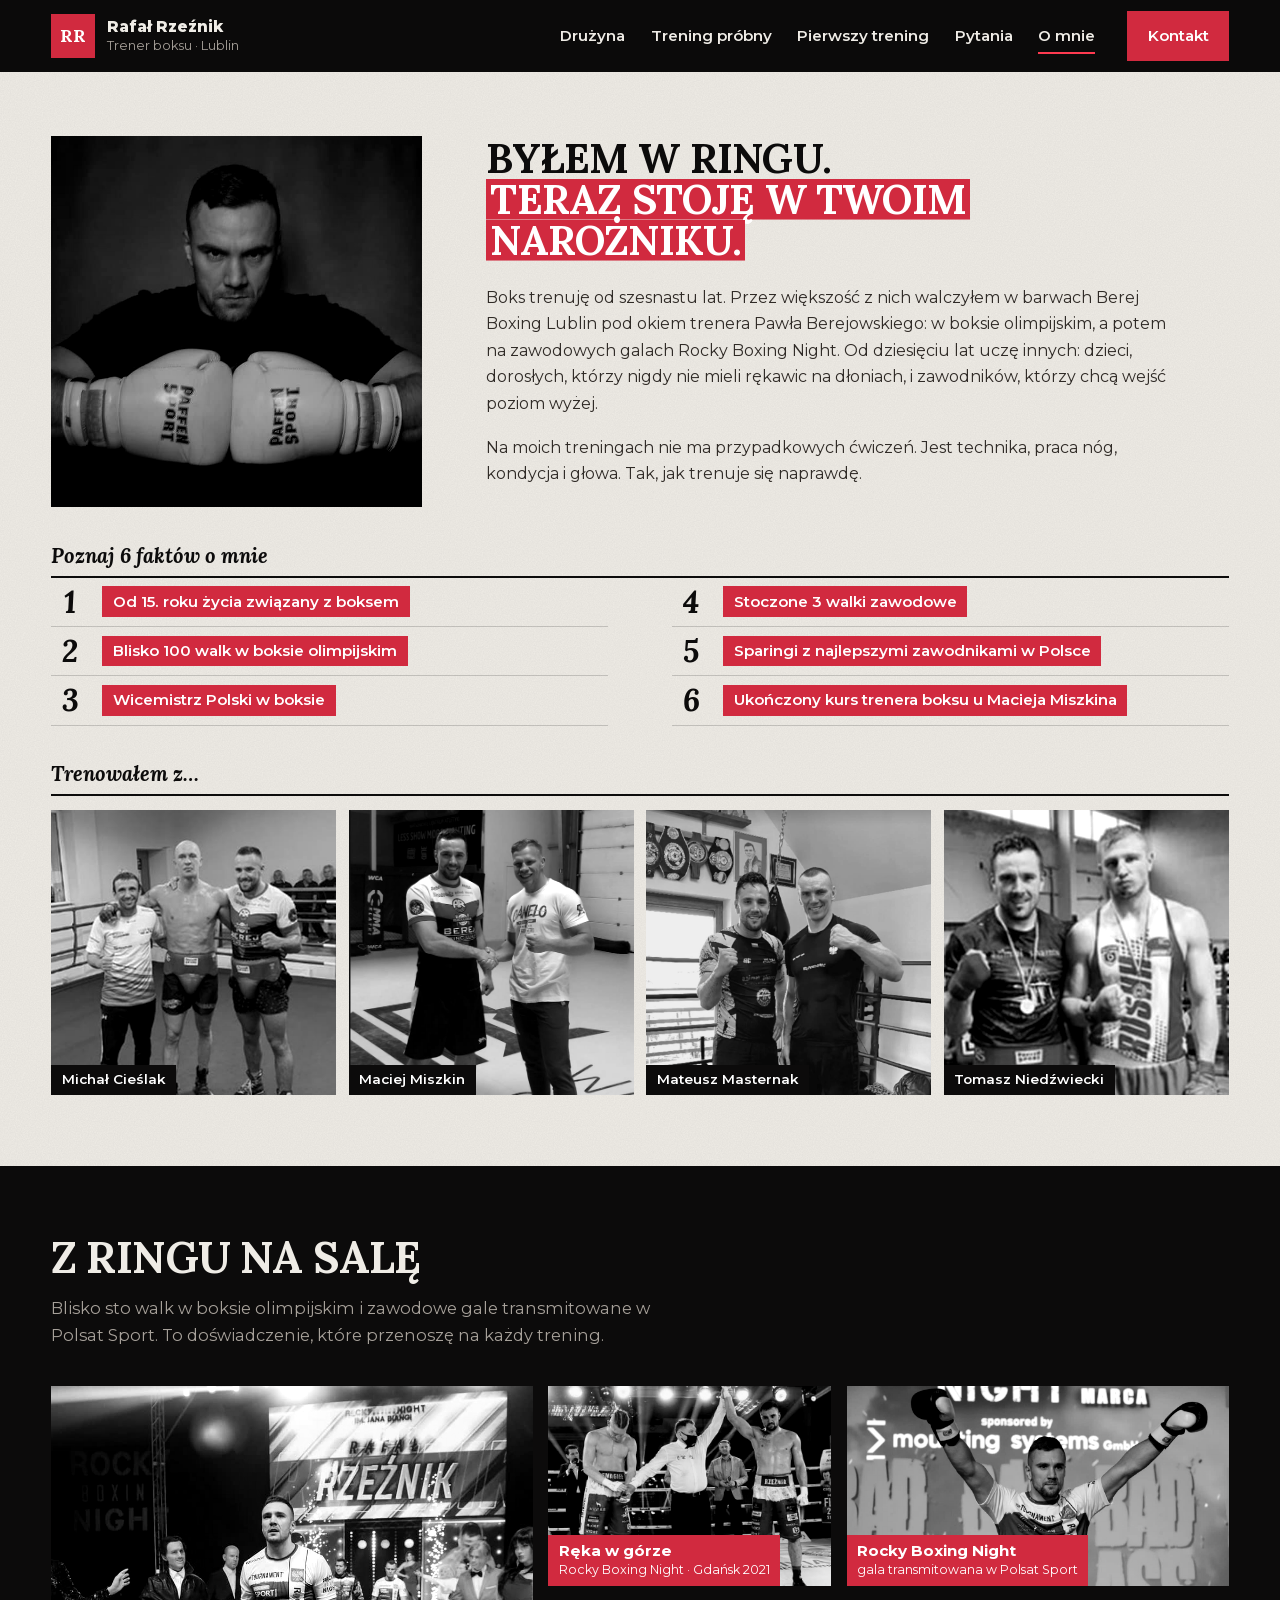
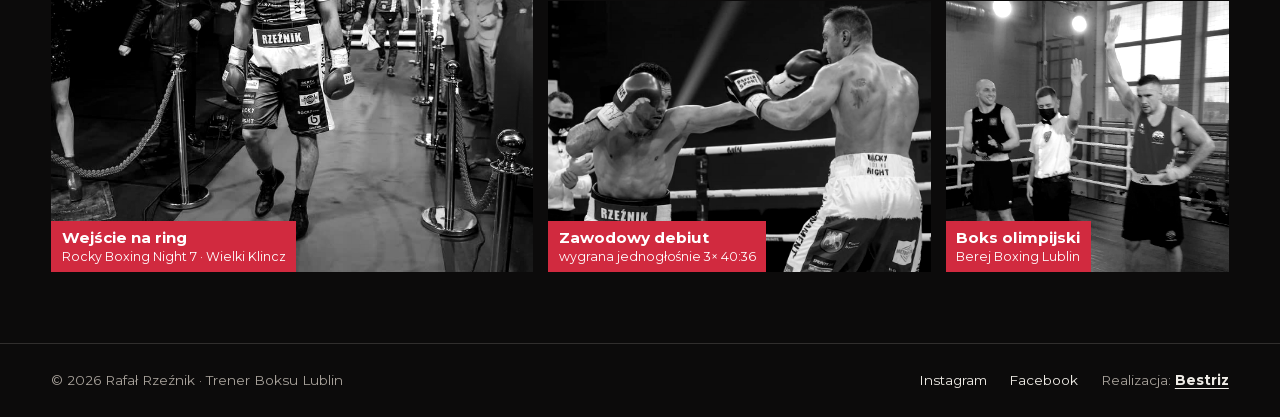
<file: o-mnie/index.html>
<!doctype html>
<html lang="pl">
<head>
<meta charset="utf-8">
<meta name="viewport" content="width=device-width, initial-scale=1, viewport-fit=cover">
<title>O mnie: z ringu na salę · Rafał Rzeźnik – Trener Boksu Lublin</title>
<meta name="description" content="Wicemistrz Polski, blisko 100 walk w boksie olimpijskim, 3 walki zawodowe. Byłem w ringu, teraz stoję w Twoim narożniku.">
<meta name="theme-color" content="#0c0b0b">
<meta name="robots" content="noindex">
<link rel="canonical" href="https://pathius.github.io/rafal-rzeznik/o-mnie/">
<meta property="og:type" content="website">
<meta property="og:locale" content="pl_PL">
<meta property="og:url" content="https://pathius.github.io/rafal-rzeznik/o-mnie/">
<meta property="og:title" content="O mnie: z ringu na salę · Rafał Rzeźnik – Trener Boksu Lublin">
<meta property="og:description" content="Treningi, które odmienią Twoje ciało i umysł. Zainwestuj w siebie: umów trening próbny przy ul. Prusa 8C w Lublinie.">
<meta property="og:image" content="https://pathius.github.io/rafal-rzeznik/assets/img/profil.jpg?v=3">
<meta property="og:image:width" content="1200">
<meta property="og:image:height" content="1200">
<meta name="twitter:card" content="summary">
<link rel="preload" href="../assets/fonts/Lora-roman-pl.woff2" as="font" type="font/woff2" crossorigin>
<link rel="preload" href="../assets/fonts/Montserrat-400-pl.woff2" as="font" type="font/woff2" crossorigin>
<link rel="preload" href="../assets/fonts/Montserrat-800-pl.woff2" as="font" type="font/woff2" crossorigin>
<script>document.documentElement.classList.add('js');try{if(sessionStorage.getItem('rr-punch')&&!matchMedia('(prefers-reduced-motion: reduce)').matches)document.documentElement.classList.add('is-arriving')}catch(e){}</script>
<link rel="stylesheet" href="../assets/fonts/fonts.css?v=2026-11-22b">
<link rel="stylesheet" href="../assets/css/style.css?v=2026-11-22b">
<link rel="icon" href="data:image/svg+xml,%3Csvg xmlns='http://www.w3.org/2000/svg' viewBox='0 0 64 64'%3E%3Crect width='64' height='64' fill='%23d12a3f'/%3E%3Ctext x='32' y='45' font-family='Georgia,serif' font-weight='700' font-size='30' text-anchor='middle' fill='white'%3ERR%3C/text%3E%3C/svg%3E">
</head>
<body class="page page--o-mnie">
<a class="skip" href="#tresc">Przejdź do treści</a>

<svg width="0" height="0" style="position:absolute" aria-hidden="true">
  <symbol id="i-arrow" viewBox="0 0 24 24"><path d="M4 12h15M13 6l6 6-6 6" fill="none" stroke="currentColor" stroke-width="2.2" stroke-linecap="square"/></symbol>
  <symbol id="i-phone" viewBox="0 0 24 24"><path d="M6.6 3.5h3l1.6 4.2-2.1 1.4a11 11 0 0 0 5.8 5.8l1.4-2.1 4.2 1.6v3a2 2 0 0 1-2.1 2A16.5 16.5 0 0 1 4.6 5.6a2 2 0 0 1 2-2.1z" fill="none" stroke="currentColor" stroke-width="1.9" stroke-linejoin="round"/></symbol>
  <symbol id="i-mail" viewBox="0 0 24 24"><path d="M3.5 5.5h17v13h-17zM3.5 6l8.5 7 8.5-7" fill="none" stroke="currentColor" stroke-width="1.9" stroke-linejoin="round"/></symbol>
  <symbol id="i-chat" viewBox="0 0 24 24"><path d="M4 5h16v11H9.5L5 19.5V16H4z" fill="none" stroke="currentColor" stroke-width="1.9" stroke-linejoin="round"/></symbol>
  <symbol id="i-cap" viewBox="0 0 24 24"><path d="M2.5 9.5 12 5l9.5 4.5L12 14zM6.5 11.5v4.5c1.5 1.5 3.4 2.2 5.5 2.2s4-.7 5.5-2.2v-4.5M21.5 9.5v5" fill="none" stroke="currentColor" stroke-width="1.9" stroke-linejoin="round"/></symbol>
  <symbol id="i-back" viewBox="0 0 24 24"><path d="M20 12H5M11 6l-6 6 6 6" fill="none" stroke="currentColor" stroke-width="2.2" stroke-linecap="square"/></symbol>
  <symbol id="i-pin" viewBox="0 0 24 24"><path d="M12 21s-6.5-6.2-6.5-11.2a6.5 6.5 0 0 1 13 0C18.5 14.8 12 21 12 21z" fill="none" stroke="currentColor" stroke-width="1.9"/><circle cx="12" cy="9.8" r="2.3" fill="none" stroke="currentColor" stroke-width="1.9"/></symbol>
  <symbol id="i-clock" viewBox="0 0 24 24"><circle cx="12" cy="12" r="8.5" fill="none" stroke="currentColor" stroke-width="1.9"/><path d="M12 7.5V12l3 2" fill="none" stroke="currentColor" stroke-width="1.9" stroke-linecap="square"/></symbol>
  <symbol id="i-ig" viewBox="0 0 24 24"><rect x="3.5" y="3.5" width="17" height="17" rx="4.5" fill="none" stroke="currentColor" stroke-width="1.9"/><circle cx="12" cy="12" r="3.8" fill="none" stroke="currentColor" stroke-width="1.9"/><circle cx="17.2" cy="6.8" r="1.1" fill="currentColor"/></symbol>
  <symbol id="i-fb" viewBox="0 0 24 24"><rect x="3.5" y="3.5" width="17" height="17" rx="4.5" fill="none" stroke="currentColor" stroke-width="1.9"/><path d="M15.2 8.2h-1.6c-1.1 0-1.7.6-1.7 1.8v10.5M9.6 13h5.2" fill="none" stroke="currentColor" stroke-width="1.9" stroke-linecap="round"/></symbol>
  <symbol id="i-play" viewBox="0 0 24 24"><path d="M8 5.5v13l10.5-6.5z" fill="currentColor"/></symbol>
  <symbol id="i-pause" viewBox="0 0 24 24"><path d="M7.5 5.5h3v13h-3zM13.5 5.5h3v13h-3z" fill="currentColor"/></symbol>
  <symbol id="i-sound" viewBox="0 0 24 24"><path d="M4 9.5h3.5L12 5.5v13l-4.5-4H4zM15.5 9a4 4 0 0 1 0 6M18 6.5a7.5 7.5 0 0 1 0 11" fill="none" stroke="currentColor" stroke-width="1.9" stroke-linejoin="round"/></symbol>
  <symbol id="i-mute" viewBox="0 0 24 24"><path d="M4 9.5h3.5L12 5.5v13l-4.5-4H4zM16 9.5l5 5M21 9.5l-5 5" fill="none" stroke="currentColor" stroke-width="1.9" stroke-linejoin="round"/></symbol>
  <symbol id="i-cash" viewBox="0 0 24 24"><rect x="2.5" y="6" width="19" height="12" fill="none" stroke="currentColor" stroke-width="1.9"/><circle cx="12" cy="12" r="2.8" fill="none" stroke="currentColor" stroke-width="1.9"/><path d="M6 9.5v5M18 9.5v5" stroke="currentColor" stroke-width="1.9"/></symbol>
  <symbol id="i-menu" viewBox="0 0 24 24"><path d="M3.5 7h17M3.5 12h17M3.5 17h17" fill="none" stroke="currentColor" stroke-width="2.2"/></symbol>
  <symbol id="i-close" viewBox="0 0 24 24"><path d="M5.5 5.5l13 13M18.5 5.5l-13 13" fill="none" stroke="currentColor" stroke-width="2.2"/></symbol>
  <symbol id="i-card" viewBox="0 0 24 24"><rect x="2.5" y="5.5" width="19" height="13" fill="none" stroke="currentColor" stroke-width="1.9"/><path d="M2.5 9.5h19M6 15h4" fill="none" stroke="currentColor" stroke-width="1.9"/></symbol>
</svg>

<header class="nav is-solid" data-nav>
  <a class="nav__mark" href="../" aria-label="Rafał Rzeźnik – strona główna">
    <span class="nav__mono" aria-hidden="true">RR</span>
    <span class="nav__name">Rafał Rzeźnik<small>Trener boksu · Lublin</small></span>
  </a>
  <nav class="nav__links" id="menu" aria-label="Główna nawigacja">
    <a href="../druzyna/">Drużyna</a>
    <a href="../trening-probny/">Trening próbny</a>
    <a href="../pierwszy-trening/">Pierwszy trening</a>
    <a href="../pytania/">Pytania</a>
    <a href="../o-mnie/" class="is-here" aria-current="page">O mnie</a>
    <a class="btn btn--red nav__cta" href="../kontakt/">Kontakt</a>
    <p class="nav__quick"><a href="tel:+48510216400"><svg aria-hidden="true"><use href="#i-phone"/></svg>+48 510 216 400</a><a href="https://instagram.com/rafalrzeznik_boxing" target="_blank" rel="noopener"><svg aria-hidden="true"><use href="#i-ig"/></svg>@rafalrzeznik_boxing</a></p>
  </nav>
  <button type="button" class="nav__burger" aria-controls="menu" aria-expanded="false" aria-label="Otwórz menu" data-burger>
    <svg class="i-open" aria-hidden="true"><use href="#i-menu"/></svg><svg class="i-shut" aria-hidden="true"><use href="#i-close"/></svg>
  </button>
</header>

<main id="tresc">

<section class="about paper" id="o-mnie" aria-labelledby="about-title">
  <figure class="about__photo">
    <img src="../assets/img/portret-rekawice.jpg" width="1080" height="720" loading="lazy" alt="Rafał Rzeźnik z rękawicami bokserskimi złożonymi przed sobą">
  </figure>
  <div class="about__copy">
    <h1 class="display display--ink" id="about-title">Byłem w&nbsp;ringu.<br><mark>Teraz stoję w&nbsp;Twoim narożniku.</mark></h1>
    <p class="about__text">Boks trenuję od szesnastu lat. Przez większość z nich walczyłem w barwach Berej Boxing Lublin pod okiem trenera Pawła Berejowskiego: w boksie olimpijskim, a potem na zawodowych galach Rocky Boxing Night. Od dziesięciu lat uczę innych: dzieci, dorosłych, którzy nigdy nie mieli rękawic na dłoniach, i zawodników, którzy chcą wejść poziom wyżej.</p>
    <p class="about__text">Na moich treningach nie ma przypadkowych ćwiczeń. Jest technika, praca nóg, kondycja i głowa. Tak, jak trenuje się naprawdę.</p>
  </div>
  <div class="facts">
      <h3 class="facts__title">Poznaj 6 faktów o mnie</h3>
      <ol class="facts__list">
        <li><span class="facts__n" aria-hidden="true">1</span><p>Od 15. roku życia związany z boksem</p></li>
        <li><span class="facts__n" aria-hidden="true">2</span><p>Blisko 100 walk w boksie olimpijskim</p></li>
        <li><span class="facts__n" aria-hidden="true">3</span><p>Wicemistrz Polski w boksie</p></li>
        <li><span class="facts__n" aria-hidden="true">4</span><p>Stoczone 3 walki zawodowe</p></li>
        <li><span class="facts__n" aria-hidden="true">5</span><p>Sparingi z najlepszymi zawodnikami w Polsce</p></li>
        <li><span class="facts__n" aria-hidden="true">6</span><p>Ukończony kurs trenera boksu u Macieja Miszkina</p></li>
      </ol>
  </div>
  <div class="trained">
    <h3 class="facts__title">Trenowałem z…</h3>
    <div class="facts__pics">
      <figure><img src="../assets/img/sparing-cieslak.jpg?v=2" width="480" height="600" loading="lazy" alt="Rafał Rzeźnik z Michałem Cieślakiem po sparingu"><figcaption>Michał Cieślak</figcaption></figure>
      <figure><img src="../assets/img/kurs-miszkin.jpg?v=3" width="640" height="800" loading="lazy" alt="Rafał Rzeźnik z Maciejem Miszkinem"><figcaption>Maciej Miszkin</figcaption></figure>
      <figure><img src="../assets/img/masternak.jpg?v=3" width="880" height="900" loading="lazy" alt="Rafał Rzeźnik z Mateuszem Masternakiem"><figcaption>Mateusz Masternak</figcaption></figure>
      <figure><img src="../assets/img/sparing-niedzwiecki.jpg?v=2" width="480" height="600" loading="lazy" alt="Rafał Rzeźnik z Tomaszem Niedźwieckim w ringu"><figcaption>Tomasz Niedźwiecki</figcaption></figure>
    </div>
  </div>
</section>

<section class="career" id="kariera" aria-labelledby="career-title">
  <div class="sec-head">
    <h2 class="display" id="career-title">Z ringu na salę</h2>
    <p class="sec-head__lede">Blisko sto walk w boksie olimpijskim i zawodowe gale transmitowane w Polsat Sport. To doświadczenie, które przenoszę na każdy trening.</p>
  </div>

  <div class="collage">
    <figure class="shot shot--a">
      <img src="../assets/img/wejscie-na-ring.jpg?v=3" loading="lazy" width="900" height="900" alt="Rafał Rzeźnik wychodzi do ringu na gali Rocky Boxing Night">
      <figcaption><b>Wejście na ring</b>Rocky Boxing Night 7 · Wielki Klincz</figcaption>
    </figure>
    <figure class="shot shot--b">
      <img src="../assets/img/zwyciestwo-polfinal.jpg?v=3" loading="lazy" width="720" height="720" alt="Sędzia unosi rękę Rafała Rzeźnika po wygranej walce">
      <figcaption><b>Ręka w górze</b>Rocky Boxing Night · Gdańsk 2021</figcaption>
    </figure>
    <figure class="shot shot--c">
      <img src="../assets/img/gala-rece-w-gorze.jpg?v=3" loading="lazy" width="1200" height="801" alt="Rafał Rzeźnik z uniesionymi rękami w rękawicach na scenie gali">
      <figcaption><b>Rocky Boxing Night</b>gala transmitowana w Polsat Sport</figcaption>
    </figure>
    <figure class="shot shot--d">
      <img src="../assets/img/walka-akcja.jpg?v=3" loading="lazy" width="1080" height="720" alt="Rafał Rzeźnik zadaje cios podczas zawodowej walki">
      <figcaption><b>Zawodowy debiut</b>wygrana jednogłośnie 3× 40:36</figcaption>
    </figure>
    <figure class="shot shot--e">
      <img src="../assets/img/zwyciestwo-amator.jpg?v=3" loading="lazy" width="900" height="1200" alt="Wygrana walka w boksie olimpijskim, czerwony narożnik">
      <figcaption><b>Boks olimpijski</b>Berej Boxing Lublin</figcaption>
    </figure>
  </div>

</section>

</main>

<footer class="site-foot">
  <p>© <span data-year></span> Rafał Rzeźnik · Trener Boksu Lublin</p>
  <p class="site-foot__links"><a href="https://instagram.com/rafalrzeznik_boxing" target="_blank" rel="noopener">Instagram</a><a href="https://www.facebook.com/rafalrzeznikboxing/" target="_blank" rel="noopener">Facebook</a><span>Realizacja: <a href="https://bestriz.com" target="_blank" rel="noopener">Bestriz</a></span></p>
</footer>
<a class="dock" href="../kontakt/" data-dock>Umów trening próbny <svg aria-hidden="true"><use href="#i-arrow"/></svg></a>
<div class="punch" aria-hidden="true"><i class="punch__bar"></i><i class="punch__bar"></i><i class="punch__bar"></i></div>

<script src="../assets/js/main.js?v=2026-11-22b" defer></script>
</body>
</html>
</file>
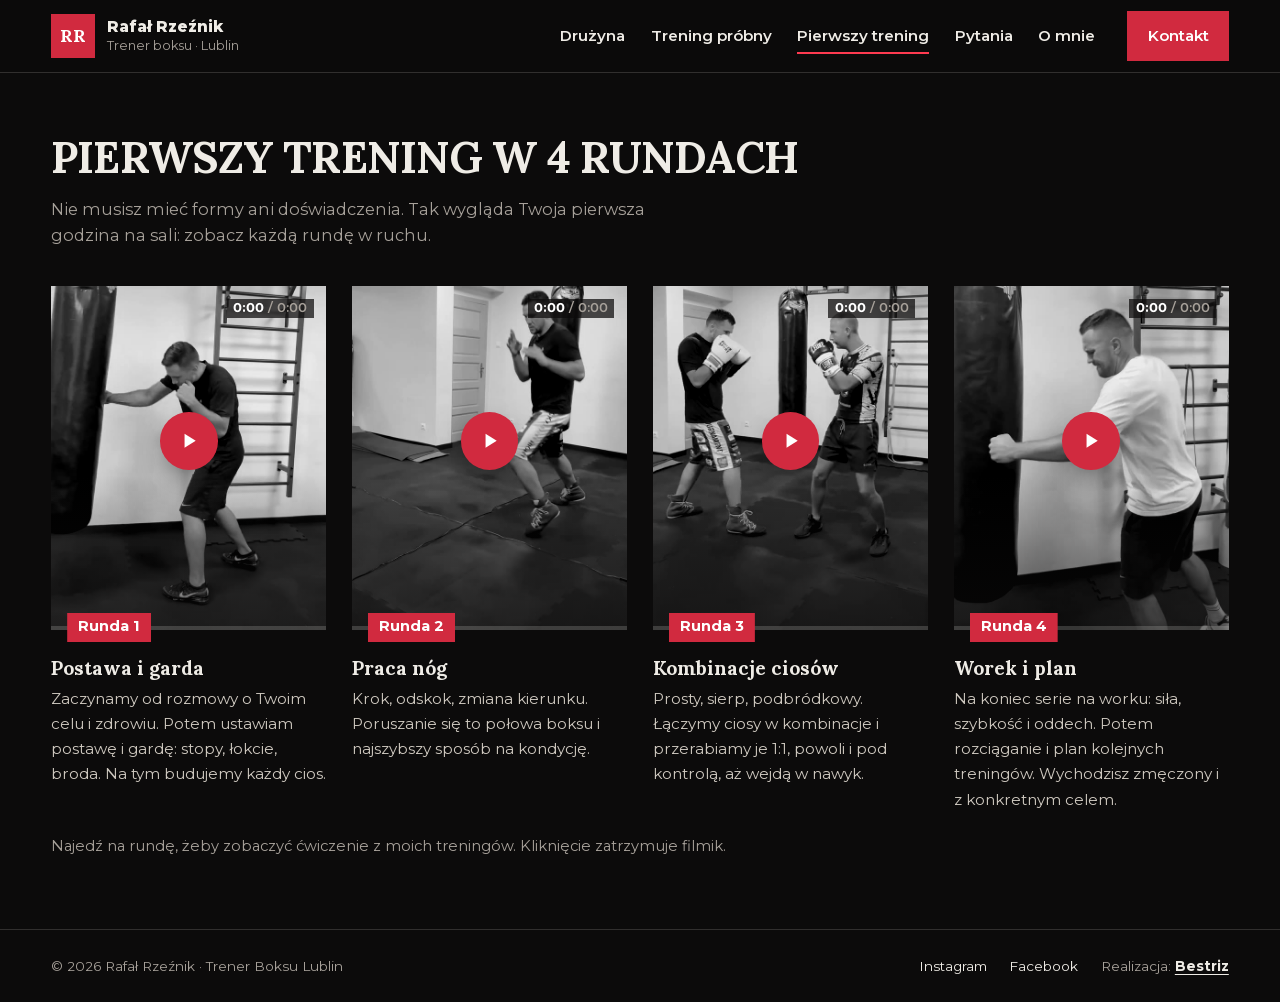
<file: pierwszy-trening/index.html>
<!doctype html>
<html lang="pl">
<head>
<meta charset="utf-8">
<meta name="viewport" content="width=device-width, initial-scale=1, viewport-fit=cover">
<title>Pierwszy trening w 4 rundach · Rafał Rzeźnik – Trener Boksu Lublin</title>
<meta name="description" content="Postawa i garda, praca nóg, kombinacje ciosów, worek i plan. Zobacz, jak wygląda Twoja pierwsza godzina na sali.">
<meta name="theme-color" content="#0c0b0b">
<meta name="robots" content="noindex">
<link rel="canonical" href="https://pathius.github.io/rafal-rzeznik/pierwszy-trening/">
<meta property="og:type" content="website">
<meta property="og:locale" content="pl_PL">
<meta property="og:url" content="https://pathius.github.io/rafal-rzeznik/pierwszy-trening/">
<meta property="og:title" content="Pierwszy trening w 4 rundach · Rafał Rzeźnik – Trener Boksu Lublin">
<meta property="og:description" content="Treningi, które odmienią Twoje ciało i umysł. Zainwestuj w siebie: umów trening próbny przy ul. Prusa 8C w Lublinie.">
<meta property="og:image" content="https://pathius.github.io/rafal-rzeznik/assets/img/profil.jpg?v=3">
<meta property="og:image:width" content="1200">
<meta property="og:image:height" content="1200">
<meta name="twitter:card" content="summary">
<link rel="preload" href="../assets/fonts/Lora-roman-pl.woff2" as="font" type="font/woff2" crossorigin>
<link rel="preload" href="../assets/fonts/Montserrat-400-pl.woff2" as="font" type="font/woff2" crossorigin>
<link rel="preload" href="../assets/fonts/Montserrat-800-pl.woff2" as="font" type="font/woff2" crossorigin>
<script>document.documentElement.classList.add('js');try{if(sessionStorage.getItem('rr-punch')&&!matchMedia('(prefers-reduced-motion: reduce)').matches)document.documentElement.classList.add('is-arriving')}catch(e){}</script>
<link rel="stylesheet" href="../assets/fonts/fonts.css?v=2026-11-22b">
<link rel="stylesheet" href="../assets/css/style.css?v=2026-11-22b">
<link rel="icon" href="data:image/svg+xml,%3Csvg xmlns='http://www.w3.org/2000/svg' viewBox='0 0 64 64'%3E%3Crect width='64' height='64' fill='%23d12a3f'/%3E%3Ctext x='32' y='45' font-family='Georgia,serif' font-weight='700' font-size='30' text-anchor='middle' fill='white'%3ERR%3C/text%3E%3C/svg%3E">
</head>
<body class="page page--pierwszy-trening">
<a class="skip" href="#tresc">Przejdź do treści</a>

<svg width="0" height="0" style="position:absolute" aria-hidden="true">
  <symbol id="i-arrow" viewBox="0 0 24 24"><path d="M4 12h15M13 6l6 6-6 6" fill="none" stroke="currentColor" stroke-width="2.2" stroke-linecap="square"/></symbol>
  <symbol id="i-phone" viewBox="0 0 24 24"><path d="M6.6 3.5h3l1.6 4.2-2.1 1.4a11 11 0 0 0 5.8 5.8l1.4-2.1 4.2 1.6v3a2 2 0 0 1-2.1 2A16.5 16.5 0 0 1 4.6 5.6a2 2 0 0 1 2-2.1z" fill="none" stroke="currentColor" stroke-width="1.9" stroke-linejoin="round"/></symbol>
  <symbol id="i-mail" viewBox="0 0 24 24"><path d="M3.5 5.5h17v13h-17zM3.5 6l8.5 7 8.5-7" fill="none" stroke="currentColor" stroke-width="1.9" stroke-linejoin="round"/></symbol>
  <symbol id="i-chat" viewBox="0 0 24 24"><path d="M4 5h16v11H9.5L5 19.5V16H4z" fill="none" stroke="currentColor" stroke-width="1.9" stroke-linejoin="round"/></symbol>
  <symbol id="i-cap" viewBox="0 0 24 24"><path d="M2.5 9.5 12 5l9.5 4.5L12 14zM6.5 11.5v4.5c1.5 1.5 3.4 2.2 5.5 2.2s4-.7 5.5-2.2v-4.5M21.5 9.5v5" fill="none" stroke="currentColor" stroke-width="1.9" stroke-linejoin="round"/></symbol>
  <symbol id="i-back" viewBox="0 0 24 24"><path d="M20 12H5M11 6l-6 6 6 6" fill="none" stroke="currentColor" stroke-width="2.2" stroke-linecap="square"/></symbol>
  <symbol id="i-pin" viewBox="0 0 24 24"><path d="M12 21s-6.5-6.2-6.5-11.2a6.5 6.5 0 0 1 13 0C18.5 14.8 12 21 12 21z" fill="none" stroke="currentColor" stroke-width="1.9"/><circle cx="12" cy="9.8" r="2.3" fill="none" stroke="currentColor" stroke-width="1.9"/></symbol>
  <symbol id="i-clock" viewBox="0 0 24 24"><circle cx="12" cy="12" r="8.5" fill="none" stroke="currentColor" stroke-width="1.9"/><path d="M12 7.5V12l3 2" fill="none" stroke="currentColor" stroke-width="1.9" stroke-linecap="square"/></symbol>
  <symbol id="i-ig" viewBox="0 0 24 24"><rect x="3.5" y="3.5" width="17" height="17" rx="4.5" fill="none" stroke="currentColor" stroke-width="1.9"/><circle cx="12" cy="12" r="3.8" fill="none" stroke="currentColor" stroke-width="1.9"/><circle cx="17.2" cy="6.8" r="1.1" fill="currentColor"/></symbol>
  <symbol id="i-fb" viewBox="0 0 24 24"><rect x="3.5" y="3.5" width="17" height="17" rx="4.5" fill="none" stroke="currentColor" stroke-width="1.9"/><path d="M15.2 8.2h-1.6c-1.1 0-1.7.6-1.7 1.8v10.5M9.6 13h5.2" fill="none" stroke="currentColor" stroke-width="1.9" stroke-linecap="round"/></symbol>
  <symbol id="i-play" viewBox="0 0 24 24"><path d="M8 5.5v13l10.5-6.5z" fill="currentColor"/></symbol>
  <symbol id="i-pause" viewBox="0 0 24 24"><path d="M7.5 5.5h3v13h-3zM13.5 5.5h3v13h-3z" fill="currentColor"/></symbol>
  <symbol id="i-sound" viewBox="0 0 24 24"><path d="M4 9.5h3.5L12 5.5v13l-4.5-4H4zM15.5 9a4 4 0 0 1 0 6M18 6.5a7.5 7.5 0 0 1 0 11" fill="none" stroke="currentColor" stroke-width="1.9" stroke-linejoin="round"/></symbol>
  <symbol id="i-mute" viewBox="0 0 24 24"><path d="M4 9.5h3.5L12 5.5v13l-4.5-4H4zM16 9.5l5 5M21 9.5l-5 5" fill="none" stroke="currentColor" stroke-width="1.9" stroke-linejoin="round"/></symbol>
  <symbol id="i-cash" viewBox="0 0 24 24"><rect x="2.5" y="6" width="19" height="12" fill="none" stroke="currentColor" stroke-width="1.9"/><circle cx="12" cy="12" r="2.8" fill="none" stroke="currentColor" stroke-width="1.9"/><path d="M6 9.5v5M18 9.5v5" stroke="currentColor" stroke-width="1.9"/></symbol>
  <symbol id="i-menu" viewBox="0 0 24 24"><path d="M3.5 7h17M3.5 12h17M3.5 17h17" fill="none" stroke="currentColor" stroke-width="2.2"/></symbol>
  <symbol id="i-close" viewBox="0 0 24 24"><path d="M5.5 5.5l13 13M18.5 5.5l-13 13" fill="none" stroke="currentColor" stroke-width="2.2"/></symbol>
  <symbol id="i-card" viewBox="0 0 24 24"><rect x="2.5" y="5.5" width="19" height="13" fill="none" stroke="currentColor" stroke-width="1.9"/><path d="M2.5 9.5h19M6 15h4" fill="none" stroke="currentColor" stroke-width="1.9"/></symbol>
</svg>

<header class="nav is-solid" data-nav>
  <a class="nav__mark" href="../" aria-label="Rafał Rzeźnik – strona główna">
    <span class="nav__mono" aria-hidden="true">RR</span>
    <span class="nav__name">Rafał Rzeźnik<small>Trener boksu · Lublin</small></span>
  </a>
  <nav class="nav__links" id="menu" aria-label="Główna nawigacja">
    <a href="../druzyna/">Drużyna</a>
    <a href="../trening-probny/">Trening próbny</a>
    <a href="../pierwszy-trening/" class="is-here" aria-current="page">Pierwszy trening</a>
    <a href="../pytania/">Pytania</a>
    <a href="../o-mnie/">O mnie</a>
    <a class="btn btn--red nav__cta" href="../kontakt/">Kontakt</a>
    <p class="nav__quick"><a href="tel:+48510216400"><svg aria-hidden="true"><use href="#i-phone"/></svg>+48 510 216 400</a><a href="https://instagram.com/rafalrzeznik_boxing" target="_blank" rel="noopener"><svg aria-hidden="true"><use href="#i-ig"/></svg>@rafalrzeznik_boxing</a></p>
  </nav>
  <button type="button" class="nav__burger" aria-controls="menu" aria-expanded="false" aria-label="Otwórz menu" data-burger>
    <svg class="i-open" aria-hidden="true"><use href="#i-menu"/></svg><svg class="i-shut" aria-hidden="true"><use href="#i-close"/></svg>
  </button>
</header>

<main id="tresc">

<section class="rounds" id="pierwszy-trening" aria-labelledby="rounds-title">
  <div class="sec-head">
    <h1 class="display" id="rounds-title">Pierwszy trening w&nbsp;4&nbsp;rundach</h1>
    <p class="sec-head__lede">Nie musisz mieć formy ani doświadczenia. Tak wygląda Twoja pierwsza godzina na sali: zobacz każdą rundę w ruchu.</p>
  </div>
  <ol class="rounds__list" data-rounds-list>
    <li class="round">
      <div class="round__media" data-round>
        <video muted loop playsinline preload="none" data-poster="../assets/img/runda1-garda-poster.jpg?v=2" data-src="../assets/video/runda1-garda.mp4?v=3" aria-label="Wideo: Postawa i garda"></video>
        <button type="button" class="round__play" aria-label="Odtwórz wideo: Postawa i garda" aria-pressed="false">
          <svg class="i-play" aria-hidden="true"><use href="#i-play"/></svg><svg class="i-pause" aria-hidden="true"><use href="#i-pause"/></svg>
        </button>
        <span class="round__clock" aria-hidden="true"><b data-clock>0:00</b> / <span data-total>0:00</span></span>
        <span class="round__bar" aria-hidden="true"><i data-bar></i></span>
      </div>
      <p class="belt belt--red" data-paste>Runda 1</p>
      <h3>Postawa i garda</h3>
      <p>Zaczynamy od rozmowy o Twoim celu i zdrowiu. Potem ustawiam postawę i gardę: stopy, łokcie, broda. Na tym budujemy każdy cios.</p>
    </li>
    <li class="round">
      <div class="round__media" data-round>
        <video muted loop playsinline preload="none" data-poster="../assets/img/runda2-praca-nog-poster.jpg?v=2" data-src="../assets/video/runda2-praca-nog.mp4?v=3" aria-label="Wideo: Praca nóg"></video>
        <button type="button" class="round__play" aria-label="Odtwórz wideo: Praca nóg" aria-pressed="false">
          <svg class="i-play" aria-hidden="true"><use href="#i-play"/></svg><svg class="i-pause" aria-hidden="true"><use href="#i-pause"/></svg>
        </button>
        <span class="round__clock" aria-hidden="true"><b data-clock>0:00</b> / <span data-total>0:00</span></span>
        <span class="round__bar" aria-hidden="true"><i data-bar></i></span>
      </div>
      <p class="belt belt--red" data-paste>Runda 2</p>
      <h3>Praca nóg</h3>
      <p>Krok, odskok, zmiana kierunku. Poruszanie się to połowa boksu i najszybszy sposób na kondycję.</p>
    </li>
    <li class="round">
      <div class="round__media" data-round>
        <video muted loop playsinline preload="none" data-poster="../assets/img/runda3-kombinacje-poster.jpg" data-src="../assets/video/runda3-kombinacje.mp4?v=3" aria-label="Wideo: Kombinacje ciosów"></video>
        <button type="button" class="round__play" aria-label="Odtwórz wideo: Kombinacje ciosów" aria-pressed="false">
          <svg class="i-play" aria-hidden="true"><use href="#i-play"/></svg><svg class="i-pause" aria-hidden="true"><use href="#i-pause"/></svg>
        </button>
        <span class="round__clock" aria-hidden="true"><b data-clock>0:00</b> / <span data-total>0:00</span></span>
        <span class="round__bar" aria-hidden="true"><i data-bar></i></span>
      </div>
      <p class="belt belt--red" data-paste>Runda 3</p>
      <h3>Kombinacje ciosów</h3>
      <p>Prosty, sierp, podbródkowy. Łączymy ciosy w kombinacje i przerabiamy je 1:1, powoli i pod kontrolą, aż wejdą w nawyk.</p>
    </li>
    <li class="round">
      <div class="round__media" data-round>
        <video muted loop playsinline preload="none" data-poster="../assets/img/runda4-worek-poster.jpg?v=2" data-src="../assets/video/runda4-worek.mp4?v=3" aria-label="Wideo: Worek i plan"></video>
        <button type="button" class="round__play" aria-label="Odtwórz wideo: Worek i plan" aria-pressed="false">
          <svg class="i-play" aria-hidden="true"><use href="#i-play"/></svg><svg class="i-pause" aria-hidden="true"><use href="#i-pause"/></svg>
        </button>
        <span class="round__clock" aria-hidden="true"><b data-clock>0:00</b> / <span data-total>0:00</span></span>
        <span class="round__bar" aria-hidden="true"><i data-bar></i></span>
      </div>
      <p class="belt belt--red" data-paste>Runda 4</p>
      <h3>Worek i plan</h3>
      <p>Na koniec serie na worku: siła, szybkość i oddech. Potem rozciąganie i plan kolejnych treningów. Wychodzisz zmęczony i z konkretnym celem.</p>
    </li>
  </ol>
  <div class="rounds__nav" aria-label="Przełącz rundę" data-rounds-nav>
    <button type="button" class="rounds__arrow" data-rounds-step="-1" aria-label="Poprzednia runda"><svg aria-hidden="true"><use href="#i-back"/></svg></button>
    <button type="button" class="is-on" data-go="0" aria-label="Runda 1">R1</button>
    <button type="button" data-go="1" aria-label="Runda 2">R2</button>
    <button type="button" data-go="2" aria-label="Runda 3">R3</button>
    <button type="button" data-go="3" aria-label="Runda 4">R4</button>
    <button type="button" class="rounds__arrow" data-rounds-step="1" aria-label="Następna runda"><svg aria-hidden="true"><use href="#i-arrow"/></svg></button>
  </div>
  <p class="rounds__hint"><span class="only-hover">Najedź na rundę, żeby zobaczyć ćwiczenie z moich treningów. Kliknięcie zatrzymuje filmik.</span><span class="only-touch">Przesuń palcem w bok albo użyj strzałek, żeby zobaczyć kolejne rundy. Dotknij filmiku, żeby go zatrzymać.</span></p>
</section>

</main>

<footer class="site-foot">
  <p>© <span data-year></span> Rafał Rzeźnik · Trener Boksu Lublin</p>
  <p class="site-foot__links"><a href="https://instagram.com/rafalrzeznik_boxing" target="_blank" rel="noopener">Instagram</a><a href="https://www.facebook.com/rafalrzeznikboxing/" target="_blank" rel="noopener">Facebook</a><span>Realizacja: <a href="https://bestriz.com" target="_blank" rel="noopener">Bestriz</a></span></p>
</footer>
<a class="dock" href="../kontakt/" data-dock>Umów trening próbny <svg aria-hidden="true"><use href="#i-arrow"/></svg></a>
<div class="punch" aria-hidden="true"><i class="punch__bar"></i><i class="punch__bar"></i><i class="punch__bar"></i></div>

<script src="../assets/js/main.js?v=2026-11-22b" defer></script>
</body>
</html>
</file>
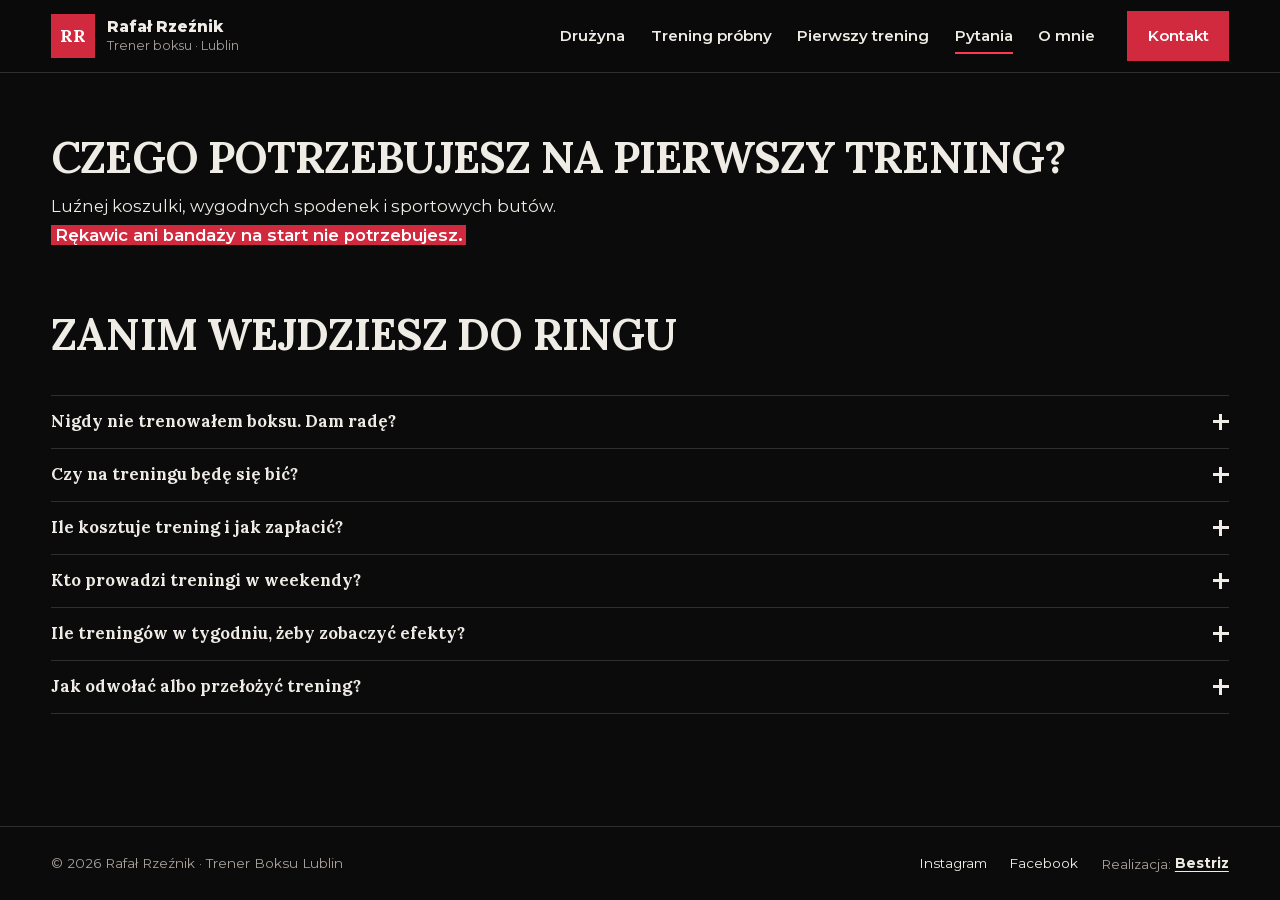
<file: pytania/index.html>
<!doctype html>
<html lang="pl">
<head>
<meta charset="utf-8">
<meta name="viewport" content="width=device-width, initial-scale=1, viewport-fit=cover">
<title>Najczęstsze pytania · Rafał Rzeźnik – Trener Boksu Lublin</title>
<meta name="description" content="Czego potrzebujesz na pierwszy trening, czy na treningu się bijesz, ile to kosztuje i kto prowadzi treningi w weekendy.">
<meta name="theme-color" content="#0c0b0b">
<meta name="robots" content="noindex">
<link rel="canonical" href="https://pathius.github.io/rafal-rzeznik/pytania/">
<meta property="og:type" content="website">
<meta property="og:locale" content="pl_PL">
<meta property="og:url" content="https://pathius.github.io/rafal-rzeznik/pytania/">
<meta property="og:title" content="Najczęstsze pytania · Rafał Rzeźnik – Trener Boksu Lublin">
<meta property="og:description" content="Treningi, które odmienią Twoje ciało i umysł. Zainwestuj w siebie: umów trening próbny przy ul. Prusa 8C w Lublinie.">
<meta property="og:image" content="https://pathius.github.io/rafal-rzeznik/assets/img/profil.jpg?v=3">
<meta property="og:image:width" content="1200">
<meta property="og:image:height" content="1200">
<meta name="twitter:card" content="summary">
<link rel="preload" href="../assets/fonts/Lora-roman-pl.woff2" as="font" type="font/woff2" crossorigin>
<link rel="preload" href="../assets/fonts/Montserrat-400-pl.woff2" as="font" type="font/woff2" crossorigin>
<link rel="preload" href="../assets/fonts/Montserrat-800-pl.woff2" as="font" type="font/woff2" crossorigin>
<script>document.documentElement.classList.add('js');try{if(sessionStorage.getItem('rr-punch')&&!matchMedia('(prefers-reduced-motion: reduce)').matches)document.documentElement.classList.add('is-arriving')}catch(e){}</script>
<link rel="stylesheet" href="../assets/fonts/fonts.css?v=2026-11-22b">
<link rel="stylesheet" href="../assets/css/style.css?v=2026-11-22b">
<link rel="icon" href="data:image/svg+xml,%3Csvg xmlns='http://www.w3.org/2000/svg' viewBox='0 0 64 64'%3E%3Crect width='64' height='64' fill='%23d12a3f'/%3E%3Ctext x='32' y='45' font-family='Georgia,serif' font-weight='700' font-size='30' text-anchor='middle' fill='white'%3ERR%3C/text%3E%3C/svg%3E">
</head>
<body class="page page--pytania">
<a class="skip" href="#tresc">Przejdź do treści</a>

<svg width="0" height="0" style="position:absolute" aria-hidden="true">
  <symbol id="i-arrow" viewBox="0 0 24 24"><path d="M4 12h15M13 6l6 6-6 6" fill="none" stroke="currentColor" stroke-width="2.2" stroke-linecap="square"/></symbol>
  <symbol id="i-phone" viewBox="0 0 24 24"><path d="M6.6 3.5h3l1.6 4.2-2.1 1.4a11 11 0 0 0 5.8 5.8l1.4-2.1 4.2 1.6v3a2 2 0 0 1-2.1 2A16.5 16.5 0 0 1 4.6 5.6a2 2 0 0 1 2-2.1z" fill="none" stroke="currentColor" stroke-width="1.9" stroke-linejoin="round"/></symbol>
  <symbol id="i-mail" viewBox="0 0 24 24"><path d="M3.5 5.5h17v13h-17zM3.5 6l8.5 7 8.5-7" fill="none" stroke="currentColor" stroke-width="1.9" stroke-linejoin="round"/></symbol>
  <symbol id="i-chat" viewBox="0 0 24 24"><path d="M4 5h16v11H9.5L5 19.5V16H4z" fill="none" stroke="currentColor" stroke-width="1.9" stroke-linejoin="round"/></symbol>
  <symbol id="i-cap" viewBox="0 0 24 24"><path d="M2.5 9.5 12 5l9.5 4.5L12 14zM6.5 11.5v4.5c1.5 1.5 3.4 2.2 5.5 2.2s4-.7 5.5-2.2v-4.5M21.5 9.5v5" fill="none" stroke="currentColor" stroke-width="1.9" stroke-linejoin="round"/></symbol>
  <symbol id="i-back" viewBox="0 0 24 24"><path d="M20 12H5M11 6l-6 6 6 6" fill="none" stroke="currentColor" stroke-width="2.2" stroke-linecap="square"/></symbol>
  <symbol id="i-pin" viewBox="0 0 24 24"><path d="M12 21s-6.5-6.2-6.5-11.2a6.5 6.5 0 0 1 13 0C18.5 14.8 12 21 12 21z" fill="none" stroke="currentColor" stroke-width="1.9"/><circle cx="12" cy="9.8" r="2.3" fill="none" stroke="currentColor" stroke-width="1.9"/></symbol>
  <symbol id="i-clock" viewBox="0 0 24 24"><circle cx="12" cy="12" r="8.5" fill="none" stroke="currentColor" stroke-width="1.9"/><path d="M12 7.5V12l3 2" fill="none" stroke="currentColor" stroke-width="1.9" stroke-linecap="square"/></symbol>
  <symbol id="i-ig" viewBox="0 0 24 24"><rect x="3.5" y="3.5" width="17" height="17" rx="4.5" fill="none" stroke="currentColor" stroke-width="1.9"/><circle cx="12" cy="12" r="3.8" fill="none" stroke="currentColor" stroke-width="1.9"/><circle cx="17.2" cy="6.8" r="1.1" fill="currentColor"/></symbol>
  <symbol id="i-fb" viewBox="0 0 24 24"><rect x="3.5" y="3.5" width="17" height="17" rx="4.5" fill="none" stroke="currentColor" stroke-width="1.9"/><path d="M15.2 8.2h-1.6c-1.1 0-1.7.6-1.7 1.8v10.5M9.6 13h5.2" fill="none" stroke="currentColor" stroke-width="1.9" stroke-linecap="round"/></symbol>
  <symbol id="i-play" viewBox="0 0 24 24"><path d="M8 5.5v13l10.5-6.5z" fill="currentColor"/></symbol>
  <symbol id="i-pause" viewBox="0 0 24 24"><path d="M7.5 5.5h3v13h-3zM13.5 5.5h3v13h-3z" fill="currentColor"/></symbol>
  <symbol id="i-sound" viewBox="0 0 24 24"><path d="M4 9.5h3.5L12 5.5v13l-4.5-4H4zM15.5 9a4 4 0 0 1 0 6M18 6.5a7.5 7.5 0 0 1 0 11" fill="none" stroke="currentColor" stroke-width="1.9" stroke-linejoin="round"/></symbol>
  <symbol id="i-mute" viewBox="0 0 24 24"><path d="M4 9.5h3.5L12 5.5v13l-4.5-4H4zM16 9.5l5 5M21 9.5l-5 5" fill="none" stroke="currentColor" stroke-width="1.9" stroke-linejoin="round"/></symbol>
  <symbol id="i-cash" viewBox="0 0 24 24"><rect x="2.5" y="6" width="19" height="12" fill="none" stroke="currentColor" stroke-width="1.9"/><circle cx="12" cy="12" r="2.8" fill="none" stroke="currentColor" stroke-width="1.9"/><path d="M6 9.5v5M18 9.5v5" stroke="currentColor" stroke-width="1.9"/></symbol>
  <symbol id="i-menu" viewBox="0 0 24 24"><path d="M3.5 7h17M3.5 12h17M3.5 17h17" fill="none" stroke="currentColor" stroke-width="2.2"/></symbol>
  <symbol id="i-close" viewBox="0 0 24 24"><path d="M5.5 5.5l13 13M18.5 5.5l-13 13" fill="none" stroke="currentColor" stroke-width="2.2"/></symbol>
  <symbol id="i-card" viewBox="0 0 24 24"><rect x="2.5" y="5.5" width="19" height="13" fill="none" stroke="currentColor" stroke-width="1.9"/><path d="M2.5 9.5h19M6 15h4" fill="none" stroke="currentColor" stroke-width="1.9"/></symbol>
</svg>

<header class="nav is-solid" data-nav>
  <a class="nav__mark" href="../" aria-label="Rafał Rzeźnik – strona główna">
    <span class="nav__mono" aria-hidden="true">RR</span>
    <span class="nav__name">Rafał Rzeźnik<small>Trener boksu · Lublin</small></span>
  </a>
  <nav class="nav__links" id="menu" aria-label="Główna nawigacja">
    <a href="../druzyna/">Drużyna</a>
    <a href="../trening-probny/">Trening próbny</a>
    <a href="../pierwszy-trening/">Pierwszy trening</a>
    <a href="../pytania/" class="is-here" aria-current="page">Pytania</a>
    <a href="../o-mnie/">O mnie</a>
    <a class="btn btn--red nav__cta" href="../kontakt/">Kontakt</a>
    <p class="nav__quick"><a href="tel:+48510216400"><svg aria-hidden="true"><use href="#i-phone"/></svg>+48 510 216 400</a><a href="https://instagram.com/rafalrzeznik_boxing" target="_blank" rel="noopener"><svg aria-hidden="true"><use href="#i-ig"/></svg>@rafalrzeznik_boxing</a></p>
  </nav>
  <button type="button" class="nav__burger" aria-controls="menu" aria-expanded="false" aria-label="Otwórz menu" data-burger>
    <svg class="i-open" aria-hidden="true"><use href="#i-menu"/></svg><svg class="i-shut" aria-hidden="true"><use href="#i-close"/></svg>
  </button>
</header>

<main id="tresc">

<section class="faq faq--page" id="pytania" aria-labelledby="pytania-title">
  <h1 class="sr-only" id="pytania-title">Najczęstsze pytania</h1>
  <aside class="gear">
    <h2 class="gear__q">Czego potrzebujesz na pierwszy trening?</h2>
    <p class="gear__a">Luźnej koszulki, wygodnych spodenek i sportowych butów.<br><mark>Rękawic ani bandaży na start nie potrzebujesz.</mark></p>
  </aside>
  <div class="sec-head">
    <h2 class="display" id="faq-title">Zanim wejdziesz do ringu</h2>
  </div>
  <div class="faq__list">
    <details><summary>Nigdy nie trenowałem boksu. Dam radę?</summary><p>Tak. Większość moich podopiecznych zaczynała od zera. Pierwszy trening dopasowuję do Twojej formy, a tempo zwiększamy stopniowo. Nikt nie wrzuca Cię od razu na sparing.</p></details>
    <details><summary>Czy na treningu będę się bić?</summary><p>Pięściarstwo to nie bicie. To technika, praca nóg, refleks i myślenie w ringu. Większość treningu to tarcze, worek i kondycja. Sparingi są tylko dla chętnych i zaawansowanych, zawsze pod kontrolą.</p></details>
    <details><summary>Ile kosztuje trening i jak zapłacić?</summary><p>Trening próbny kosztuje 150 zł. Płacisz BLIK-iem lub gotówką. Pakiety treningów ustalamy indywidualnie. Zapytaj o nie przez wiadomość lub telefonicznie: +48 510 216 400.</p></details>
    <details><summary>Kto prowadzi treningi w weekendy?</summary><p>W tygodniu trenujesz ze mną, a w weekendy z Pawłem Cegiełkowskim. Znamy się od lat, razem pracujemy nad każdym podopiecznym i trenujemy tym samym systemem.</p></details>
    <details><summary>Ile treningów w tygodniu, żeby zobaczyć efekty?</summary><p>Na start polecam 2 treningi w tygodniu. Po kilku tygodniach widać poprawę kondycji, koordynacji i sylwetki. Plan i pakiet dobierzemy razem po treningu próbnym.</p></details>
    <details><summary>Jak odwołać albo przełożyć trening?</summary><p>Najpóźniej 12 godzin przed treningiem, SMS-em albo telefonicznie.</p></details>
  </div>
</section>

</main>

<footer class="site-foot">
  <p>© <span data-year></span> Rafał Rzeźnik · Trener Boksu Lublin</p>
  <p class="site-foot__links"><a href="https://instagram.com/rafalrzeznik_boxing" target="_blank" rel="noopener">Instagram</a><a href="https://www.facebook.com/rafalrzeznikboxing/" target="_blank" rel="noopener">Facebook</a><span>Realizacja: <a href="https://bestriz.com" target="_blank" rel="noopener">Bestriz</a></span></p>
</footer>
<a class="dock" href="../kontakt/" data-dock>Umów trening próbny <svg aria-hidden="true"><use href="#i-arrow"/></svg></a>
<div class="punch" aria-hidden="true"><i class="punch__bar"></i><i class="punch__bar"></i><i class="punch__bar"></i></div>

<script src="../assets/js/main.js?v=2026-11-22b" defer></script>
</body>
</html>
</file>
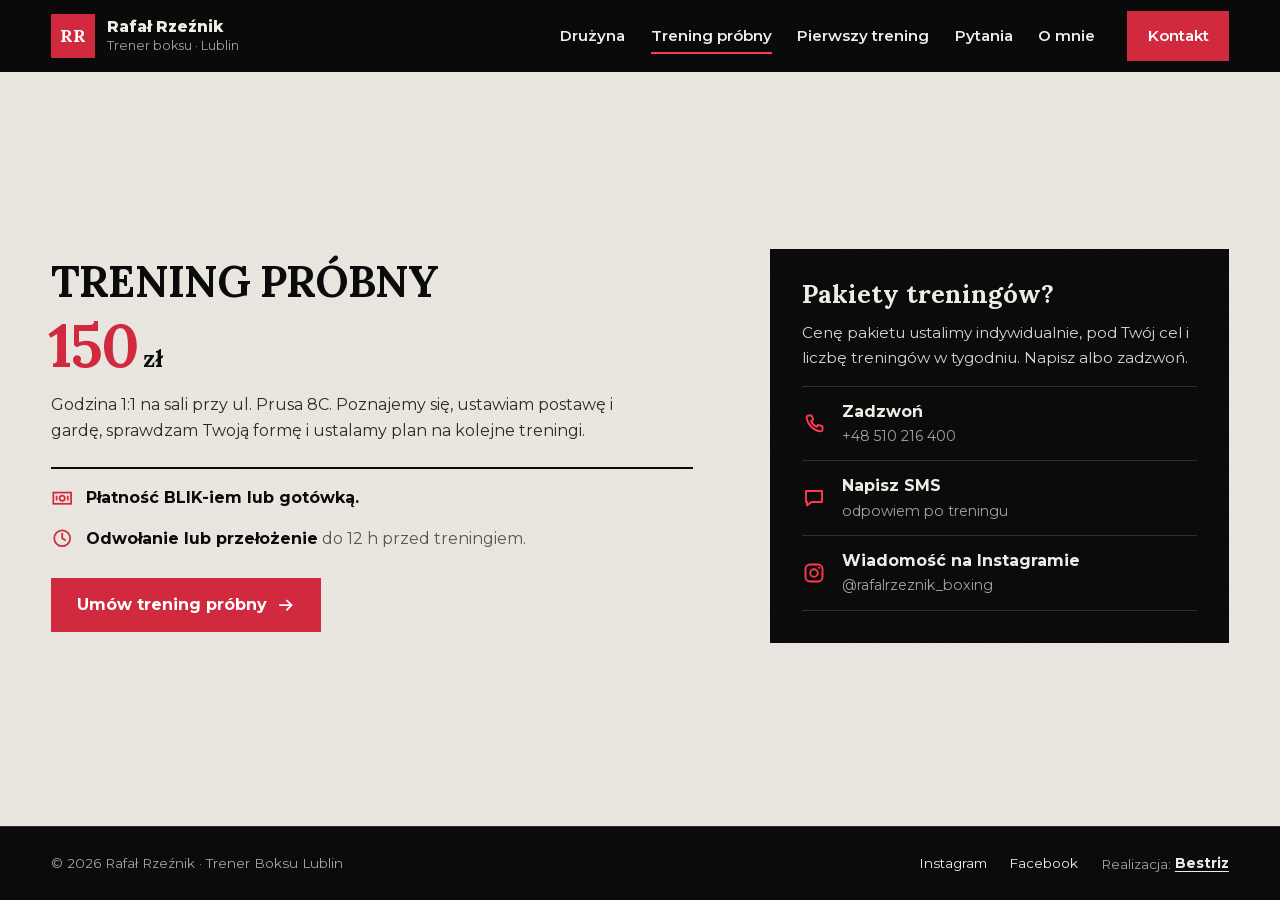
<file: trening-probny/index.html>
<!doctype html>
<html lang="pl">
<head>
<meta charset="utf-8">
<meta name="viewport" content="width=device-width, initial-scale=1, viewport-fit=cover">
<title>Trening próbny 150 zł · Rafał Rzeźnik – Trener Boksu Lublin</title>
<meta name="description" content="Godzina boksu 1:1 przy ul. Prusa 8C w Lublinie. Płatność BLIK-iem lub gotówką. Pakiety ustalamy indywidualnie.">
<meta name="theme-color" content="#0c0b0b">
<meta name="robots" content="noindex">
<link rel="canonical" href="https://pathius.github.io/rafal-rzeznik/trening-probny/">
<meta property="og:type" content="website">
<meta property="og:locale" content="pl_PL">
<meta property="og:url" content="https://pathius.github.io/rafal-rzeznik/trening-probny/">
<meta property="og:title" content="Trening próbny 150 zł · Rafał Rzeźnik – Trener Boksu Lublin">
<meta property="og:description" content="Treningi, które odmienią Twoje ciało i umysł. Zainwestuj w siebie: umów trening próbny przy ul. Prusa 8C w Lublinie.">
<meta property="og:image" content="https://pathius.github.io/rafal-rzeznik/assets/img/profil.jpg?v=3">
<meta property="og:image:width" content="1200">
<meta property="og:image:height" content="1200">
<meta name="twitter:card" content="summary">
<link rel="preload" href="../assets/fonts/Lora-roman-pl.woff2" as="font" type="font/woff2" crossorigin>
<link rel="preload" href="../assets/fonts/Montserrat-400-pl.woff2" as="font" type="font/woff2" crossorigin>
<link rel="preload" href="../assets/fonts/Montserrat-800-pl.woff2" as="font" type="font/woff2" crossorigin>
<script>document.documentElement.classList.add('js');try{if(sessionStorage.getItem('rr-punch')&&!matchMedia('(prefers-reduced-motion: reduce)').matches)document.documentElement.classList.add('is-arriving')}catch(e){}</script>
<link rel="stylesheet" href="../assets/fonts/fonts.css?v=2026-11-22b">
<link rel="stylesheet" href="../assets/css/style.css?v=2026-11-22b">
<link rel="icon" href="data:image/svg+xml,%3Csvg xmlns='http://www.w3.org/2000/svg' viewBox='0 0 64 64'%3E%3Crect width='64' height='64' fill='%23d12a3f'/%3E%3Ctext x='32' y='45' font-family='Georgia,serif' font-weight='700' font-size='30' text-anchor='middle' fill='white'%3ERR%3C/text%3E%3C/svg%3E">
</head>
<body class="page page--trening-probny">
<a class="skip" href="#tresc">Przejdź do treści</a>

<svg width="0" height="0" style="position:absolute" aria-hidden="true">
  <symbol id="i-arrow" viewBox="0 0 24 24"><path d="M4 12h15M13 6l6 6-6 6" fill="none" stroke="currentColor" stroke-width="2.2" stroke-linecap="square"/></symbol>
  <symbol id="i-phone" viewBox="0 0 24 24"><path d="M6.6 3.5h3l1.6 4.2-2.1 1.4a11 11 0 0 0 5.8 5.8l1.4-2.1 4.2 1.6v3a2 2 0 0 1-2.1 2A16.5 16.5 0 0 1 4.6 5.6a2 2 0 0 1 2-2.1z" fill="none" stroke="currentColor" stroke-width="1.9" stroke-linejoin="round"/></symbol>
  <symbol id="i-mail" viewBox="0 0 24 24"><path d="M3.5 5.5h17v13h-17zM3.5 6l8.5 7 8.5-7" fill="none" stroke="currentColor" stroke-width="1.9" stroke-linejoin="round"/></symbol>
  <symbol id="i-chat" viewBox="0 0 24 24"><path d="M4 5h16v11H9.5L5 19.5V16H4z" fill="none" stroke="currentColor" stroke-width="1.9" stroke-linejoin="round"/></symbol>
  <symbol id="i-cap" viewBox="0 0 24 24"><path d="M2.5 9.5 12 5l9.5 4.5L12 14zM6.5 11.5v4.5c1.5 1.5 3.4 2.2 5.5 2.2s4-.7 5.5-2.2v-4.5M21.5 9.5v5" fill="none" stroke="currentColor" stroke-width="1.9" stroke-linejoin="round"/></symbol>
  <symbol id="i-back" viewBox="0 0 24 24"><path d="M20 12H5M11 6l-6 6 6 6" fill="none" stroke="currentColor" stroke-width="2.2" stroke-linecap="square"/></symbol>
  <symbol id="i-pin" viewBox="0 0 24 24"><path d="M12 21s-6.5-6.2-6.5-11.2a6.5 6.5 0 0 1 13 0C18.5 14.8 12 21 12 21z" fill="none" stroke="currentColor" stroke-width="1.9"/><circle cx="12" cy="9.8" r="2.3" fill="none" stroke="currentColor" stroke-width="1.9"/></symbol>
  <symbol id="i-clock" viewBox="0 0 24 24"><circle cx="12" cy="12" r="8.5" fill="none" stroke="currentColor" stroke-width="1.9"/><path d="M12 7.5V12l3 2" fill="none" stroke="currentColor" stroke-width="1.9" stroke-linecap="square"/></symbol>
  <symbol id="i-ig" viewBox="0 0 24 24"><rect x="3.5" y="3.5" width="17" height="17" rx="4.5" fill="none" stroke="currentColor" stroke-width="1.9"/><circle cx="12" cy="12" r="3.8" fill="none" stroke="currentColor" stroke-width="1.9"/><circle cx="17.2" cy="6.8" r="1.1" fill="currentColor"/></symbol>
  <symbol id="i-fb" viewBox="0 0 24 24"><rect x="3.5" y="3.5" width="17" height="17" rx="4.5" fill="none" stroke="currentColor" stroke-width="1.9"/><path d="M15.2 8.2h-1.6c-1.1 0-1.7.6-1.7 1.8v10.5M9.6 13h5.2" fill="none" stroke="currentColor" stroke-width="1.9" stroke-linecap="round"/></symbol>
  <symbol id="i-play" viewBox="0 0 24 24"><path d="M8 5.5v13l10.5-6.5z" fill="currentColor"/></symbol>
  <symbol id="i-pause" viewBox="0 0 24 24"><path d="M7.5 5.5h3v13h-3zM13.5 5.5h3v13h-3z" fill="currentColor"/></symbol>
  <symbol id="i-sound" viewBox="0 0 24 24"><path d="M4 9.5h3.5L12 5.5v13l-4.5-4H4zM15.5 9a4 4 0 0 1 0 6M18 6.5a7.5 7.5 0 0 1 0 11" fill="none" stroke="currentColor" stroke-width="1.9" stroke-linejoin="round"/></symbol>
  <symbol id="i-mute" viewBox="0 0 24 24"><path d="M4 9.5h3.5L12 5.5v13l-4.5-4H4zM16 9.5l5 5M21 9.5l-5 5" fill="none" stroke="currentColor" stroke-width="1.9" stroke-linejoin="round"/></symbol>
  <symbol id="i-cash" viewBox="0 0 24 24"><rect x="2.5" y="6" width="19" height="12" fill="none" stroke="currentColor" stroke-width="1.9"/><circle cx="12" cy="12" r="2.8" fill="none" stroke="currentColor" stroke-width="1.9"/><path d="M6 9.5v5M18 9.5v5" stroke="currentColor" stroke-width="1.9"/></symbol>
  <symbol id="i-menu" viewBox="0 0 24 24"><path d="M3.5 7h17M3.5 12h17M3.5 17h17" fill="none" stroke="currentColor" stroke-width="2.2"/></symbol>
  <symbol id="i-close" viewBox="0 0 24 24"><path d="M5.5 5.5l13 13M18.5 5.5l-13 13" fill="none" stroke="currentColor" stroke-width="2.2"/></symbol>
  <symbol id="i-card" viewBox="0 0 24 24"><rect x="2.5" y="5.5" width="19" height="13" fill="none" stroke="currentColor" stroke-width="1.9"/><path d="M2.5 9.5h19M6 15h4" fill="none" stroke="currentColor" stroke-width="1.9"/></symbol>
</svg>

<header class="nav is-solid" data-nav>
  <a class="nav__mark" href="../" aria-label="Rafał Rzeźnik – strona główna">
    <span class="nav__mono" aria-hidden="true">RR</span>
    <span class="nav__name">Rafał Rzeźnik<small>Trener boksu · Lublin</small></span>
  </a>
  <nav class="nav__links" id="menu" aria-label="Główna nawigacja">
    <a href="../druzyna/">Drużyna</a>
    <a href="../trening-probny/" class="is-here" aria-current="page">Trening próbny</a>
    <a href="../pierwszy-trening/">Pierwszy trening</a>
    <a href="../pytania/">Pytania</a>
    <a href="../o-mnie/">O mnie</a>
    <a class="btn btn--red nav__cta" href="../kontakt/">Kontakt</a>
    <p class="nav__quick"><a href="tel:+48510216400"><svg aria-hidden="true"><use href="#i-phone"/></svg>+48 510 216 400</a><a href="https://instagram.com/rafalrzeznik_boxing" target="_blank" rel="noopener"><svg aria-hidden="true"><use href="#i-ig"/></svg>@rafalrzeznik_boxing</a></p>
  </nav>
  <button type="button" class="nav__burger" aria-controls="menu" aria-expanded="false" aria-label="Otwórz menu" data-burger>
    <svg class="i-open" aria-hidden="true"><use href="#i-menu"/></svg><svg class="i-shut" aria-hidden="true"><use href="#i-close"/></svg>
  </button>
</header>

<main id="tresc">

<section class="trial paper" id="trening-probny" aria-labelledby="trial-title">
  <div class="trial__main">
    <h1 class="display display--ink" id="trial-title">Trening próbny</h1>
    <p class="trial__price"><strong>150</strong> zł</p>
    <p class="trial__text">Godzina 1:1 na sali przy ul. Prusa 8C. Poznajemy się, ustawiam postawę i gardę, sprawdzam Twoją formę i ustalamy plan na kolejne treningi.</p>
    <ul class="terms" aria-label="Zasady treningu próbnego">
      <li><svg aria-hidden="true"><use href="#i-cash"/></svg><span><b>Płatność BLIK-iem lub gotówką.</b></span></li>
      <li><svg aria-hidden="true"><use href="#i-clock"/></svg><span><b>Odwołanie lub przełożenie</b> do 12 h przed treningiem.</span></li>
    </ul>
    <a class="btn btn--red btn--big" href="../kontakt/">Umów trening próbny <svg aria-hidden="true"><use href="#i-arrow"/></svg></a>
  </div>
  <aside class="packs" aria-labelledby="packs-title">
    <h3 id="packs-title">Pakiety treningów?</h3>
    <p>Cenę pakietu ustalimy indywidualnie, pod Twój cel i liczbę treningów w tygodniu. Napisz albo zadzwoń.</p>
    <ul class="packs__ways">
      <li><a href="tel:+48510216400"><svg aria-hidden="true"><use href="#i-phone"/></svg><span>Zadzwoń<small>+48 510 216 400</small></span></a></li>
      <li><a href="sms:+48510216400"><svg aria-hidden="true"><use href="#i-chat"/></svg><span>Napisz SMS<small>odpowiem po treningu</small></span></a></li>
      <li><a href="https://ig.me/m/rafalrzeznik_boxing" target="_blank" rel="noopener"><svg aria-hidden="true"><use href="#i-ig"/></svg><span>Wiadomość na Instagramie<small>@rafalrzeznik_boxing</small></span></a></li>
    </ul>
  </aside>
</section>

</main>

<footer class="site-foot">
  <p>© <span data-year></span> Rafał Rzeźnik · Trener Boksu Lublin</p>
  <p class="site-foot__links"><a href="https://instagram.com/rafalrzeznik_boxing" target="_blank" rel="noopener">Instagram</a><a href="https://www.facebook.com/rafalrzeznikboxing/" target="_blank" rel="noopener">Facebook</a><span>Realizacja: <a href="https://bestriz.com" target="_blank" rel="noopener">Bestriz</a></span></p>
</footer>
<a class="dock" href="../kontakt/" data-dock>Umów trening próbny <svg aria-hidden="true"><use href="#i-arrow"/></svg></a>
<div class="punch" aria-hidden="true"><i class="punch__bar"></i><i class="punch__bar"></i><i class="punch__bar"></i></div>

<script src="../assets/js/main.js?v=2026-11-22b" defer></script>
</body>
</html>
</file>
<file: assets/fonts/fonts.css>
/* Fonty hostowane lokalnie (Google Fonts, OFL), okrojone do znaków używanych na stronie: ASCII + polskie litery + „ ” – — … · × © €.
   Przy dodaniu tekstu z nowymi znakami (np. ö, é) trzeba wygenerować pliki od nowa (Google Fonts API z parametrem text=). */
@font-face { font-family: 'Lora'; font-style: normal; font-weight: 400 700; font-display: swap; src: url('Lora-roman-pl.woff2') format('woff2'); }
@font-face { font-family: 'Lora'; font-style: italic; font-weight: 400 700; font-display: swap; src: url('Lora-italic-pl.woff2') format('woff2'); }
@font-face { font-family: 'Montserrat'; font-style: normal; font-weight: 400; font-display: swap; src: url('Montserrat-400-pl.woff2') format('woff2'); }
@font-face { font-family: 'Montserrat'; font-style: normal; font-weight: 500 600; font-display: swap; src: url('Montserrat-600-pl.woff2') format('woff2'); }
@font-face { font-family: 'Montserrat'; font-style: normal; font-weight: 700; font-display: swap; src: url('Montserrat-700-pl.woff2') format('woff2'); }
@font-face { font-family: 'Montserrat'; font-style: normal; font-weight: 800 900; font-display: swap; src: url('Montserrat-800-pl.woff2') format('woff2'); }
@font-face { font-family: 'Montserrat'; font-style: italic; font-weight: 400 900; font-display: swap; src: url('Montserrat-700i-pl.woff2') format('woff2'); }
</file>
<file: assets/css/style.css>
/* Rafał Rzeźnik – Trener Boksu Lublin · "Plakat walki" v2 (Lora w nagłówkach, Montserrat w tekście, #D12A3F) */
:root {
  --ink: #0c0b0b;
  --ink-2: #171515;
  --ink-3: #242121;
  --paper: #efece6;
  --paper-2: #e3dfd7;
  --red: #d12a3f;          /* kolor marki wg Rafała */
  --red-deep: #a81a30;
  --red-hot: #ff3a50;      /* czerwień na ciemnym tle: tekst, akcenty, focus */
  --muted-dark: #a7a19a;   /* tekst drugorzędny na czerni: 7.6:1 */
  --muted-paper: #5b554e;  /* tekst drugorzędny na papierze: 6.6:1 */
  --line-dark: rgba(239, 236, 230, .16);
  --line-paper: rgba(12, 11, 11, .9);
  --f: 'Lora', Georgia, 'Times New Roman', serif;            /* nagłówki */
  --f-text: 'Montserrat', system-ui, sans-serif;            /* tekst, przyciski, belki */
  --pad: clamp(1.25rem, 4vw, 4rem);
  --ease: cubic-bezier(.16, 1, .3, 1);
  --punch: cubic-bezier(.22, 1, .36, 1);
  color-scheme: dark;
}

*, *::before, *::after { box-sizing: border-box; }
html { -webkit-text-size-adjust: 100%; scroll-behavior: smooth; scroll-padding-top: 4.5rem; }
@media (prefers-reduced-motion: reduce) { html { scroll-behavior: auto; } }
body {
  margin: 0; background: var(--ink); color: var(--paper);
  font: 400 1rem/1.65 var(--f-text); font-variant-numeric: lining-nums;
  -webkit-font-smoothing: antialiased; overflow-x: hidden;
  scrollbar-color: var(--red) var(--ink);
}
img, video, svg { display: block; max-width: 100%; }
img, video { height: auto; }
a { color: inherit; text-underline-offset: .22em; text-decoration-thickness: 1.5px; }
button, input, textarea { font: inherit; color: inherit; }
::selection { background: var(--red); color: #fff; }
:focus-visible { outline: 3px solid var(--red-hot); outline-offset: 3px; }
input, textarea { caret-color: var(--red-hot); accent-color: var(--red); }
::-webkit-scrollbar { width: 11px; }
::-webkit-scrollbar-track { background: var(--ink); }
::-webkit-scrollbar-thumb { background: var(--red); border: 3px solid var(--ink); }
mark { background: none; color: inherit; }
svg { width: 1.15em; height: 1.15em; flex: none; }
[hidden] { display: none !important; }

.skip { position: absolute; left: 1rem; top: -4rem; z-index: 100; background: var(--red); color: #fff; padding: .7rem 1rem; font-weight: 700; }
.skip:focus { top: 1rem; }

/* ---------- Typografia ---------- */
.display {
  font: 700 clamp(2.6rem, 6.4vw, 6.4rem)/.95 var(--f);
  text-transform: uppercase; letter-spacing: -.02em; margin: 0; text-wrap: balance;
}
.display em { font-style: italic; text-transform: none; letter-spacing: -.01em; }
.display mark, .close__title mark {
  color: #fff; padding: 0 .1em; -webkit-box-decoration-break: clone; box-decoration-break: clone;
  background: linear-gradient(var(--red), var(--red)) 0 55% / 100% 78% no-repeat;
}
.display--ink { color: var(--ink); }
.sec-head { display: grid; gap: 1.5rem; margin-bottom: clamp(2.5rem, 6vw, 5rem); max-width: 72rem; }
.sec-head__lede { margin: 0; max-width: 38rem; font-size: clamp(1.05rem, 1.4vw, 1.25rem); color: var(--muted-dark); line-height: 1.6; }
.paper .sec-head__lede { color: var(--muted-paper); }

/* Belki – jak napisy na jego rolkach */
.belt { display: inline-block; margin: 0; padding: .4em .75em .46em; font: 600 clamp(.92rem, 1.1vw, 1.05rem)/1.15 var(--f-text); }
.belt--red { background: var(--red); color: #fff; }

/* Przyciski */
.btn {
  display: inline-flex; align-items: center; justify-content: center; gap: .6em;
  min-height: 3rem; padding: .8em 1.35em; border: 2px solid transparent; border-radius: 0;
  font: 700 1rem/1 var(--f-text); text-decoration: none; cursor: pointer;
  transition: background-color .25s var(--ease), color .25s var(--ease), border-color .25s var(--ease), transform .25s var(--punch);
}
.btn svg { transition: transform .35s var(--punch); }
.btn:hover svg { transform: translateX(4px); }
.btn:active { transform: translateY(1px) scale(.985); }
.btn--red { background: var(--red); color: #fff; }
.btn--red:hover { background: var(--red-deep); }
.btn--ink { background: var(--ink); color: #fff; }
.btn--ink:hover { background: #000; }
.btn--line-light { border-color: rgba(255,255,255,.8); color: #fff; }
.btn--line-light:hover { background: #fff; color: var(--red); border-color: #fff; }
.btn--ghost { background: transparent; color: var(--paper); border-color: var(--line-dark); }
.btn--ghost:hover { border-color: var(--paper); }
.btn--big { min-height: 4rem; font-size: 1.12rem; padding: 1em 1.8em; }
.btn[disabled] { opacity: .45; cursor: not-allowed; }

/* ---------- Nawigacja ---------- */
.nav {
  position: fixed; inset: 0 0 auto; z-index: 50; height: 4.5rem;
  display: flex; align-items: center; gap: 2rem; padding: 0 var(--pad);
  transition: background-color .35s var(--ease), box-shadow .35s var(--ease);
}
.nav.is-solid { background: rgba(12, 11, 11, .94); box-shadow: 0 1px 0 var(--line-dark); backdrop-filter: saturate(1.2) blur(8px); }
.nav__mark { display: flex; align-items: center; gap: .75rem; text-decoration: none; }
.nav__mono { display: grid; place-items: center; width: 2.6rem; height: 2.6rem; background: var(--red); color: #fff; font: 700 1.1rem/1 var(--f); }
.nav__name { font: 800 .95rem/1.1 var(--f-text); }
.nav__name small { display: block; font-weight: 400; font-size: .8rem; color: var(--muted-dark); margin-top: .15rem; }
.nav__links { display: flex; gap: 1.6rem; margin-left: auto; }
.nav__links a { font-weight: 600; font-size: .95rem; text-decoration: none; position: relative; padding: .4rem 0; }
.nav__links a::after { content: ""; position: absolute; left: 0; right: 0; bottom: 0; height: 2px; background: var(--red-hot); transform: scaleX(0); transform-origin: left; transition: transform .35s var(--ease); }
.nav__links a:hover::after, .nav__links a.is-here::after { transform: scaleX(1); }
.nav__cta { min-height: 2.75rem; padding: .7em 1.1em; }

/* ---------- HERO / plakat walki ---------- */
.hero {
  --strip: 5.4rem; --nav: 4.5rem;
  --fs-last: min(17vw, 30svh);
  --fs-first: clamp(2.6rem, min(7.4vw, 13svh), 7.5rem);
  position: relative; height: max(100svh, 680px); overflow: hidden; isolation: isolate; background: var(--ink); padding: 0;
}
.hero__arena { position: absolute; inset: -4%; z-index: -3; background: url("../img/hero-arena.jpg") 70% 30% / cover no-repeat; opacity: .5; animation: arena 26s ease-in-out infinite alternate; }
@keyframes arena { to { transform: scale(1.08) translate(-1.5%, 1%); } }
.hero__spot { position: absolute; inset: 0; z-index: -2;
  background: radial-gradient(ellipse 38% 52% at 66% 40%, rgba(209,42,63,.28), transparent 70%),
              linear-gradient(90deg, rgba(12,11,11,.94) 0%, rgba(12,11,11,.6) 38%, rgba(12,11,11,.25) 62%, rgba(12,11,11,.7) 100%),
              linear-gradient(0deg, rgba(12,11,11,.95) 0%, rgba(12,11,11,0) 45%); }
.hero__grain, .paper::before {
  position: absolute; inset: 0; pointer-events: none; z-index: -1; opacity: .5; mix-blend-mode: overlay;
  background-image: url("data:image/svg+xml,%3Csvg xmlns='http://www.w3.org/2000/svg' width='220' height='220'%3E%3Cfilter id='n'%3E%3CfeTurbulence type='fractalNoise' baseFrequency='.85' numOctaves='3' stitchTiles='stitch'/%3E%3CfeColorMatrix values='0 0 0 0 .5 0 0 0 0 .5 0 0 0 0 .5 0 0 0 .55 0'/%3E%3C/filter%3E%3Crect width='100%25' height='100%25' filter='url(%23n)'/%3E%3C/svg%3E");
}
.hero__title { margin: 0; font-family: var(--f-text); font-weight: 800; } /* wyjątek: imię i nazwisko w Montserrat */
.hero__first { position: absolute; z-index: 4; left: var(--pad); top: calc(var(--nav) + clamp(1.25rem, 5svh, 3.5rem)); display: flex;
  font-size: var(--fs-first); line-height: .85; letter-spacing: -.03em; color: var(--red-hot); }
.hero__last { position: absolute; z-index: 4; left: 0; right: 0; bottom: calc(var(--strip) - .035 * var(--fs-last)); display: flex; justify-content: center;
  font-size: var(--fs-last); line-height: .74; letter-spacing: -.035em; text-transform: uppercase; color: var(--paper);
  text-shadow: 0 .02em .06em rgba(0,0,0,.55), 0 .04em .3em rgba(0,0,0,.5); transform-origin: 50% 100%; will-change: transform; }
.hero__first span, .hero__last span { display: inline-block; }
.hero__intro { position: absolute; z-index: 4; left: var(--pad); top: calc(var(--nav) + clamp(1.25rem, 5svh, 3.5rem) + var(--fs-first) * .95 + clamp(.75rem, 2.5svh, 1.75rem)); max-width: 33rem; }
.hero__lead { margin: 0; font: 700 clamp(1.3rem, 2vw, 1.9rem)/1.2 var(--f); text-wrap: balance; }
.hero__bio { list-style: none; margin: 1.1rem 0 0; padding: 0; display: grid; gap: .55rem; }
.hero__bio li { text-wrap: pretty; display: flex; gap: .6rem; align-items: flex-start; font-size: clamp(.98rem, 1.1vw, 1.08rem); line-height: 1.45; color: #e2ddd5; }
.hero__bio svg { margin-top: .15rem; color: var(--red-hot); }
.hero__fig { position: absolute; z-index: 2; margin: 0; left: 50%; bottom: var(--strip); height: calc(100% - var(--nav) - var(--strip) + 1rem); transform: translateX(-30%); will-change: transform; }
.hero__cut { height: 100%; width: auto; max-width: none; filter: drop-shadow(0 30px 70px rgba(0,0,0,.6)) contrast(1.05); transform-origin: 50% 100%; }
.hero__strip { position: absolute; z-index: 5; left: 0; right: 0; bottom: 0; height: var(--strip); display: flex; align-items: center; gap: clamp(1rem, 3vw, 3rem);
  background: var(--red); color: #fff; padding: 0 var(--pad); font-weight: 600; font-size: clamp(.95rem, 1.1vw, 1.08rem); }
.hero__strip p { margin: 0; display: flex; align-items: center; gap: .55rem; }
.hero__try b { font-size: 1.3em; }
.hero__ctas { margin-left: auto; display: flex; gap: .6rem; }
.hero__cta, .hero__price { min-height: 3.4rem; padding-inline: 1.6rem; }

/* ---------- Sekcje ---------- */
.paper { position: relative; isolation: isolate; background: var(--paper); color: var(--ink); }
.paper::before { content: ""; opacity: .35; mix-blend-mode: multiply; }
section { padding: clamp(3rem, 5.5vw, 5rem) var(--pad); }
.hero { padding-inline: 0; padding-bottom: 0; }

/* ---------- Trenerzy ---------- */
.team { display: grid; grid-template-columns: minmax(0, 7fr) minmax(0, 4fr); gap: clamp(2.5rem, 6vw, 7rem); align-items: center; }
.team .display { margin-bottom: 2rem; }
.team__text { max-width: 58ch; margin: 0 0 1.1rem; font-size: 1.1rem; color: #d9d4cc; }
.team__text mark { color: #fff; background: var(--red); padding: 0 .2em; -webkit-box-decoration-break: clone; box-decoration-break: clone; }
.duo { list-style: none; margin: 2.5rem 0 0; padding: 0; display: grid; grid-template-columns: repeat(2, minmax(0, 1fr)); border-top: 2px solid var(--paper); }
.duo__p { padding: 1.3rem 1.5rem 1.3rem 0; }
.duo__p + .duo__p { padding-left: 1.5rem; border-left: 1px solid var(--line-dark); }
.duo__when { margin: 0; font-size: .9rem; color: var(--muted-dark); }
.duo h3 { margin: .3rem 0 .7rem; font: 700 clamp(1.5rem, 2.4vw, 2.2rem)/1.05 var(--f); }
.duo a { display: inline-flex; align-items: center; gap: .5rem; font-weight: 600; font-size: .95rem; text-decoration: none; background: linear-gradient(var(--red-hot) 0 0) 0 100% / 0 2px no-repeat; transition: background-size .4s var(--ease); }
.duo a:hover { background-size: 100% 2px; }
.duo svg { color: var(--red-hot); }
.team__cta-line { margin: 2rem 0 0; font-size: 1.1rem; font-weight: 600; }
.team__cta-line a { color: var(--red-hot); }
.reel { position: relative; margin: 0; justify-self: end; width: 100%; max-width: 26rem; background: var(--ink-3); cursor: pointer; overflow: hidden; }
.reel video { width: 100%; aspect-ratio: 9/16; object-fit: cover; }
.reel figcaption { position: absolute; left: 0; top: 0; background: var(--red); color: #fff; padding: .45rem .75rem; font-size: .85rem; font-weight: 600; }
.reel__play { position: absolute; z-index: 2; left: 50%; top: 50%; width: 4.6rem; height: 4.6rem; margin: -2.3rem 0 0 -2.3rem; display: grid; place-items: center; border: 0; border-radius: 50%; background: var(--red); color: #fff; cursor: pointer;
  box-shadow: 0 12px 30px -8px rgba(0,0,0,.55); transition: transform .45s var(--ease), opacity .35s var(--ease); }
.reel__play svg { width: 1.7rem; height: 1.7rem; }
.reel__sound { position: absolute; z-index: 2; right: .75rem; bottom: 1rem; display: inline-flex; align-items: center; gap: .45rem; min-height: 2.75rem; padding: 0 .9rem; background: rgba(12,11,11,.78); color: #fff; border: 0; font-weight: 600; font-size: .9rem; cursor: pointer; }
.reel__bar { position: absolute; z-index: 2; left: 0; right: 0; bottom: 0; height: 4px; background: rgba(239,236,230,.18); }
.reel__bar i { display: block; height: 100%; background: var(--red-hot); transform: scaleX(0); transform-origin: left; }
.reel__play .i-pause, .reel__sound .i-sound, .reel.is-sound .reel__sound .i-mute { display: none; }
.reel.is-sound .reel__sound .i-sound { display: block; }
.reel:hover .reel__play { transform: scale(1.08); }
.reel.is-playing .reel__play { opacity: 0; transform: scale(.7); }
.reel.is-playing:hover .reel__play, .reel.is-playing .reel__play:focus-visible { opacity: 1; transform: scale(.85); }
.reel.is-playing .reel__play .i-play { display: none; }
.reel.is-playing .reel__play .i-pause { display: block; }

/* ---------- Trening próbny ---------- */
.trial { display: grid; grid-template-columns: minmax(0, 7fr) minmax(0, 5fr); gap: clamp(2.5rem, 6vw, 6rem); align-items: start; }
.trial__price { margin: 1.5rem 0 0; font: 700 clamp(1.6rem, 2.6vw, 2.4rem)/1 var(--f); }
.trial__price strong { margin-left: -.06em; font-size: 3.2em; letter-spacing: -.03em; color: var(--red); }
.trial__text { margin: 1.6rem 0 0; max-width: 52ch; font-size: 1.12rem; color: #2f2a26; }
.terms { list-style: none; margin: 2rem 0 2.5rem; padding: 1.5rem 0 0; border-top: 3px solid var(--ink); display: grid; gap: .9rem; }
.terms li { display: flex; gap: .75rem; align-items: flex-start; font-size: 1rem; color: var(--muted-paper); }
.terms b { color: var(--ink); }
.terms svg { width: 1.4rem; height: 1.4rem; color: var(--red); margin-top: .1rem; }
.packs { background: var(--ink); color: var(--paper); padding: clamp(1.8rem, 3.5vw, 3rem); }
.packs h3 { margin: 0 0 .8rem; font: 700 clamp(1.8rem, 3vw, 2.6rem)/1 var(--f); }
.packs > p { margin: 0 0 1.6rem; color: #d9d4cc; }
.packs__ways { list-style: none; margin: 0; padding: 0; border-top: 1px solid var(--line-dark); }
.packs__ways a { display: flex; align-items: center; gap: 1rem; padding: 1rem 0; border-bottom: 1px solid var(--line-dark); text-decoration: none; font-weight: 700; font-size: 1.08rem; transition: color .25s var(--ease); }
.packs__ways a:hover { color: var(--red-hot); }
.packs__ways span { transition: transform .35s var(--ease); }
.packs__ways a:hover span { transform: translateX(.4rem); }
.packs__ways svg { width: 1.5rem; height: 1.5rem; color: var(--red-hot); }
.packs__ways small { display: block; font-weight: 400; font-size: .88rem; color: var(--muted-dark); }

/* ---------- Rundy ---------- */
.rounds__list { list-style: none; margin: 0; padding: 0; display: grid; grid-template-columns: repeat(4, minmax(0, 1fr)); gap: clamp(1rem, 2vw, 2rem); }
.round__media { position: relative; margin: 0 0 -1.1rem; overflow: hidden; background: var(--ink-3); cursor: pointer; isolation: isolate; }
.round__media video { width: 100%; height: auto; aspect-ratio: 3/4; object-fit: cover; filter: grayscale(1) contrast(1.12) brightness(.92); transform: scale(1.001); transition: transform 1.2s var(--ease), filter .6s var(--ease); }
.round__media::after { content: ""; position: absolute; inset: 0; background: linear-gradient(180deg, rgba(12,11,11,0) 55%, rgba(12,11,11,.55)); pointer-events: none; transition: opacity .5s var(--ease); }
.round__media.is-playing video { transform: scale(1.035); filter: grayscale(1) contrast(1.18) brightness(1); }
.round__media.is-playing::after { opacity: .35; }
.round__play { position: absolute; z-index: 2; left: 50%; top: 45%; width: 4.4rem; height: 4.4rem; margin: -2.2rem 0 0 -2.2rem; display: grid; place-items: center; border: 0; border-radius: 50%; background: var(--red); color: #fff; cursor: pointer;
  box-shadow: 0 12px 30px -8px rgba(0,0,0,.55); transition: transform .45s var(--ease), opacity .35s var(--ease); }
.round__play svg { width: 1.6rem; height: 1.6rem; }
.round__play .i-pause { display: none; }
.round__media:hover .round__play { transform: scale(1.08); }
.round__media.is-playing .round__play { opacity: 0; transform: scale(.7); }
.round__media.is-playing:hover .round__play, .round__media.is-playing .round__play:focus-visible { opacity: 1; transform: scale(.85); }
.round__media.is-playing .round__play .i-play { display: none; }
.round__media.is-playing .round__play .i-pause { display: block; }
.round__clock { position: absolute; z-index: 2; right: .8rem; top: .8rem; padding: .25em .5em; background: rgba(12,11,11,.72); font: 600 .8rem/1 var(--f-text); color: var(--muted-dark); font-variant-numeric: lining-nums tabular-nums; }
.round__clock b { color: #fff; }
.round__bar { position: absolute; z-index: 2; left: 0; right: 0; bottom: 0; height: 4px; background: rgba(239,236,230,.18); }
.round__bar i { display: block; height: 100%; background: var(--red-hot); transform: scaleX(0); transform-origin: left; }
.rounds__hint { margin: 2.2rem 0 0; font-size: .92rem; color: var(--muted-dark); }
.rounds__nav { display: none; }
.round .belt { position: relative; margin-left: 1rem; font-weight: 700; }
.round h3 { margin: 1.2rem 0 .5rem; font: 700 clamp(1.45rem, 2vw, 1.9rem)/1.05 var(--f); }
.round p:not(.belt) { margin: 0; color: #cfc9c0; font-size: 1rem; }
.gear { margin-top: clamp(4rem, 8vw, 7rem); display: grid; grid-template-columns: minmax(0, 5fr) minmax(0, 7fr); gap: 2rem 4rem; align-items: end; border-top: 2px solid var(--paper); padding-top: 2.5rem; }
.gear__q { margin: 0; font: 700 clamp(1.9rem, 3.4vw, 3.2rem)/1 var(--f); text-wrap: balance; }
.gear__a { margin: 0; font: 400 clamp(1.15rem, 1.8vw, 1.55rem)/1.45 var(--f-text); }
.gear__a mark { background: var(--red); color: #fff; font-weight: 600; padding: 0 .2em; -webkit-box-decoration-break: clone; box-decoration-break: clone; }

/* ---------- FAQ ---------- */
.faq__list { max-width: 64rem; border-top: 3px solid var(--paper); }
.faq details { border-bottom: 1px solid var(--line-dark); }
.faq summary { list-style: none; cursor: pointer; display: flex; justify-content: space-between; align-items: center; gap: 1.5rem; padding: 1.5rem 0; font: 700 clamp(1.25rem, 2vw, 1.75rem)/1.2 var(--f); }
.faq summary::-webkit-details-marker { display: none; }
.faq summary::after { content: ""; flex: none; width: 1.3rem; height: 1.3rem; background: linear-gradient(currentColor 0 0) center / 100% 3px no-repeat, linear-gradient(currentColor 0 0) center / 3px 100% no-repeat; transition: transform .4s var(--punch); }
.faq details[open] summary::after { transform: rotate(135deg); color: var(--red-hot); }
.faq summary:hover { color: var(--red-hot); }
.faq details p { margin: 0; padding: 0 0 1.7rem; max-width: 62ch; font-size: 1.08rem; color: #d9d4cc; }

/* ---------- O mnie + 6 faktów (pod hero, papier) ---------- */
.about { display: grid; grid-template-columns: minmax(0, 5fr) minmax(0, 7fr); gap: clamp(2rem, 4vw, 3.5rem) clamp(2rem, 5vw, 6rem); align-items: center; }
.facts { grid-column: 1 / -1; }
.about__photo { margin: 0; }
.about__photo img { width: 100%; aspect-ratio: 4/5; object-fit: cover; object-position: 50% 30%; filter: grayscale(1) contrast(1.08); }
.about__copy .display { font-size: clamp(2.4rem, 4.6vw, 4.6rem); line-height: 1; margin-bottom: clamp(2rem, 4vw, 3rem); }
.about__text { max-width: 62ch; font-size: 1.08rem; color: #2f2a26; margin: 0 0 1.1rem; }
.facts__title { margin: 0; padding-bottom: .9rem; border-bottom: 3px solid var(--ink); font: italic 700 clamp(1.4rem, 2.2vw, 2rem)/1 var(--f); }
.facts__list { list-style: none; margin: 0; padding: 0; display: grid; grid-template-columns: repeat(2, minmax(0, 1fr)); grid-template-rows: repeat(3, auto); grid-auto-flow: column; column-gap: clamp(2rem, 5vw, 5rem); }
.facts__list > li { display: grid; grid-template-columns: 3.4rem minmax(0, 1fr); align-items: center; column-gap: 1rem; padding: .9rem 0; border-bottom: 1px solid rgba(12, 11, 11, .18); }
.facts__n { font: italic 700 clamp(2.6rem, 3.6vw, 3.4rem)/.8 var(--f); color: var(--ink); text-align: center; }
.facts__list p { margin: 0; justify-self: start; background: var(--red); color: #fff; padding: .35em .7em .42em; font: 600 clamp(1.02rem, 1.4vw, 1.25rem)/1.25 var(--f-text); }
.trained { grid-column: 1 / -1; }
.facts__pics { margin-top: 1.2rem; display: grid; grid-template-columns: repeat(4, minmax(0, 1fr)); gap: clamp(.5rem, 1vw, .9rem); }
.facts__pics figure { position: relative; margin: 0; overflow: hidden; background: var(--ink-3); }
.facts__pics img { width: 100%; aspect-ratio: 4/5; object-fit: cover; object-position: 50% 30%; filter: grayscale(1) contrast(1.1); transition: filter .7s var(--ease), transform 1.4s var(--ease); }
.facts__pics figure:hover img { filter: grayscale(0); transform: scale(1.03); }
.facts__pics figcaption { position: absolute; left: 0; bottom: 0; max-width: calc(100% - .75rem); background: var(--ink); color: #fff; padding: .4rem .65rem; font-size: .85rem; font-weight: 600; line-height: 1.3; }

/* ---------- Kariera ---------- */
.collage { display: grid; grid-template-columns: repeat(12, minmax(0, 1fr)); grid-auto-rows: clamp(4.5rem, 7.5vw, 7.5rem); gap: clamp(.6rem, 1.2vw, 1rem); }
.shot { position: relative; margin: 0; overflow: hidden; background: var(--ink); }
.shot img { width: 100%; height: 100%; object-fit: cover; filter: grayscale(1) contrast(1.15); transition: filter .7s var(--ease), transform 1.4s var(--ease); }
.shot:hover img { filter: grayscale(0) contrast(1.02); transform: scale(1.035); }
.shot figcaption { position: absolute; left: 0; bottom: 0; background: var(--red); color: #fff; padding: .55rem .8rem .6rem; font-size: .85rem; line-height: 1.3; max-width: calc(100% - 1rem); }
.shot figcaption b { display: block; font-size: 1.1rem; margin-bottom: .1rem; }
.shot--a { grid-column: 1 / span 5; grid-row: 1 / 8; }
.shot--a img { object-position: 50% 35%; }
.shot--b { grid-column: 6 / span 3; grid-row: 1 / 4; }
.shot--c { grid-column: 9 / span 4; grid-row: 1 / 4; }
.shot--d { grid-column: 6 / span 4; grid-row: 4 / 8; }
.shot--e { grid-column: 10 / span 3; grid-row: 4 / 8; }
.shot--e img { object-position: 60% 30%; }
.press { margin-top: clamp(3rem, 6vw, 5rem); display: flex; flex-wrap: wrap; align-items: baseline; gap: 1rem 2.5rem; border-top: 3px solid var(--ink); padding-top: 1.5rem; }
.press__label { margin: 0; font-weight: 700; font-size: .85rem; text-transform: uppercase; letter-spacing: .1em; color: var(--muted-paper); }
.press ul { list-style: none; margin: 0; padding: 0; display: flex; flex-wrap: wrap; gap: .5rem 2.2rem; }
.press a { font: italic 700 clamp(1.4rem, 2.4vw, 2rem)/1.1 var(--f); text-decoration: none; border-bottom: 3px solid transparent; transition: border-color .3s var(--ease), color .3s; }
.press a:hover { color: var(--red); border-color: var(--red); }

/* ---------- Zamknięcie ---------- */
.close { padding: clamp(3rem, 5.5vw, 5rem) var(--pad) 2rem; background: var(--ink); border-top: 1px solid var(--line-dark); } /* FAQ też jest czarne */
.close__poster { display: flex; flex-wrap: wrap; justify-content: space-between; align-items: end; gap: 2rem; padding-bottom: clamp(3rem, 7vw, 6rem); border-bottom: 2px solid var(--paper); }
.close__title { margin: 0; font: 700 clamp(3.2rem, 9vw, 9rem)/.95 var(--f); text-transform: uppercase; letter-spacing: -.03em; }
.close__info { display: grid; grid-template-columns: repeat(3, minmax(0, 1fr)); gap: 2rem; padding: 2.5rem 0; }
.close__info address { font-style: normal; }
.close__info p { display: flex; gap: .7rem; margin: 0 0 .8rem; align-items: flex-start; }
.close__info svg { margin-top: .25rem; color: var(--red-hot); }
.close__info a { text-decoration: none; background: linear-gradient(var(--red-hot) 0 0) 0 100% / 0 2px no-repeat; transition: background-size .4s var(--ease); }
.close__info a:hover { background-size: 100% 2px; }
.close__info .close__label { font-size: .78rem; font-weight: 700; text-transform: uppercase; letter-spacing: .12em; color: var(--muted-dark); }
.close__base { display: flex; flex-wrap: wrap; justify-content: space-between; gap: .5rem 2rem; border-top: 1px solid var(--line-dark); padding-top: 1.5rem; font-size: .85rem; color: var(--muted-dark); }
.close__base p { margin: 0; }

/* ---------- Dok CTA (mobile) ---------- */
.dock { display: none; }

/* ---------- Ruch: belki naklejane jak paski plakatu, wejście hero ---------- */
.js [data-paste] { clip-path: inset(0 100% 0 0); transition: clip-path .85s var(--ease); }
.js [data-paste].is-in { clip-path: inset(0 0 0 0); }
.js .hero__first span { opacity: 0; transform: translateX(-.3em); }
.js .is-ready .hero__first span { opacity: 1; transform: none; transition: opacity .5s var(--ease), transform .8s var(--ease); transition-delay: calc(var(--i) * 45ms + 700ms); }
.js .hero__last span { opacity: 0; transform: translateY(35%) scale(1.25); filter: blur(14px); }
.js .is-ready .hero__last span { opacity: 1; transform: none; filter: none; transition: opacity .45s var(--ease), transform .75s cubic-bezier(.2,.9,.2,1), filter .5s var(--ease); transition-delay: calc(var(--i) * 70ms + 250ms); }
.js .hero__cut { opacity: 0; transform: translateY(6%) scale(1.04); }
.js .is-ready .hero__cut { opacity: 1; transform: none; transition: opacity 1s var(--ease), transform 1.6s var(--ease); }
.js .hero__intro { opacity: 0; transform: translateY(14px); }
.js .is-ready .hero__intro { opacity: 1; transform: none; transition: opacity .8s var(--ease) 1s, transform 1s var(--ease) 1s; }
@media (prefers-reduced-motion: reduce) {
  .js [data-paste] { clip-path: none; transition: none; }
  .js .hero__first span, .js .hero__last span, .js .hero__cut, .js .hero__intro { opacity: 1 !important; transform: none !important; filter: none !important; transition: none !important; }
  .hero__arena { animation: none; }
}

/* ---------- Dotyk / mysz ---------- */
.only-touch { display: none; }
@media (hover: none), (pointer: coarse) { .only-touch { display: inline; } .only-hover { display: none; } }

/* ---------- Hero: niskie okna ---------- */
@media (max-height: 820px) and (min-width: 641px) {
  .hero { --fs-last: min(17vw, 27svh); --fs-first: clamp(2.6rem, min(6.8vw, 12svh), 6.5rem); }
  .hero__bio li:last-child { display: none; }
}

/* ---------- ≤1100 ---------- */
@media (max-width: 1100px) {
  .nav__links { gap: 1.1rem; }
  .nav__links a { font-size: .88rem; }
  .rounds__list { grid-template-columns: repeat(2, minmax(0, 1fr)); row-gap: 3rem; }
  .hero__fig { transform: translateX(-20%); }
  .hero__try { display: none !important; }
  .team { grid-template-columns: minmax(0, 1fr) minmax(0, 20rem); }
}

/* ---------- ≤900 ---------- */
@media (max-width: 900px) {
  .nav__links, .nav__name small { display: none; }
  .nav__cta { margin-left: auto; }
  .about, .team, .trial { grid-template-columns: 1fr; }
  .reel { justify-self: start; max-width: 22rem; }

  .about__photo img { aspect-ratio: 3/2; }
  .facts__pics { grid-template-columns: repeat(2, minmax(0, 1fr)); }
  .facts__list { grid-template-columns: repeat(2, minmax(0, 1fr)); }
  .gear { grid-template-columns: 1fr; }
  .collage { grid-auto-rows: 22vw; }
  .shot--a { grid-column: 1 / span 7; grid-row: 1 / 4; }
  .shot--b { grid-column: 8 / span 5; grid-row: 1 / 3; }
  .shot--c { grid-column: 8 / span 5; grid-row: 3 / 5; }
  .shot--d { grid-column: 1 / span 7; grid-row: 4 / 6; }
  .shot--e { grid-column: 8 / span 5; grid-row: 5 / 7; }
  .close__info { grid-template-columns: 1fr 1fr; }
  .hero { --fs-last: 17vw; height: max(100svh, 760px); }
  .hero__fig { left: 50%; transform: translateX(-50%); height: min(calc(100% - var(--strip) - 17rem), 128vw); }
}

/* ---------- ≤640 (telefon) ---------- */
@media (max-width: 640px) {
  html { scroll-padding-top: 4rem; }
  body { font-size: 1rem; }
  section { padding-block: 4.5rem; }
  .nav { height: 4rem; gap: 1rem; }
  .nav__name { display: none; }
  .nav__cta { min-height: 2.5rem; padding: .55em .9em; font-size: .9rem; }

  .display { font-size: clamp(2.1rem, 10vw, 3rem); }
  .sec-head { margin-bottom: 2.2rem; gap: 1rem; }
  .sec-head__lede { font-size: 1rem; }

  /* hero */
  .hero { --strip: 8.2rem; --nav: 4rem; --fs-first: 12vw; --fs-last: 17vw; height: max(100svh, 640px); }
  .hero__first { top: calc(var(--nav) + 1rem); }
  .hero__intro { top: calc(var(--nav) + 1rem + var(--fs-first) * .95 + .6rem); right: var(--pad); }
  .hero__lead { font-size: 1.22rem; }
  .hero__bio { margin-top: .7rem; gap: .35rem; }
  .hero__bio li { font-size: .9rem; }
  .hero__fig { height: min(calc(100% - var(--strip) - var(--nav) - 15vw - 11rem), 118vw); }
  .hero__strip { flex-direction: column; align-items: stretch; justify-content: center; gap: .25rem; padding: .8rem var(--pad) .9rem; }
  .hero__strip p { font-size: .88rem; }
  .hero__ctas { margin: .35rem 0 0; display: grid; grid-template-columns: 1fr 1.7fr; gap: .5rem; }
  .hero__cta, .hero__price { width: 100%; min-height: 3.2rem; padding-inline: .8rem; }
  .hero__arena { background-position: 60% 30%; }

  /* trenerzy */
  .team__text { font-size: 1rem; }
  .duo { grid-template-columns: 1fr; }
  .duo__p { padding: 1.1rem 0; }
  .duo__p + .duo__p { padding-left: 0; border-left: 0; border-top: 1px solid var(--line-dark); }
  .reel { max-width: none; }

  /* trening próbny */
  .trial__text { font-size: 1rem; }
  .trial .btn--big { width: 100%; }
  .packs { margin-inline: calc(var(--pad) * -1); }

  /* rundy jako karuzela */
  .rounds__list { display: flex; gap: .9rem; overflow-x: auto; scroll-snap-type: x mandatory; overscroll-behavior-x: contain;
    margin-inline: calc(var(--pad) * -1); padding: 0 var(--pad) .25rem; scroll-padding-inline: var(--pad); scrollbar-width: none; }
  .rounds__list::-webkit-scrollbar { display: none; }
  .round { flex: 0 0 82%; scroll-snap-align: start; }
  .round__media video { aspect-ratio: 4/5; }
  .round__play { width: 3.6rem; height: 3.6rem; margin: -1.8rem 0 0 -1.8rem; }
  .round h3 { font-size: 1.45rem; }
  .round p:not(.belt) { font-size: .95rem; }
  .rounds__nav { display: flex; gap: .4rem; margin-top: 1.4rem; }
  .rounds__nav button { flex: 1; min-height: 2.75rem; background: transparent; border: 2px solid var(--line-dark); color: var(--muted-dark); font: 700 1rem/1 var(--f); cursor: pointer; transition: background-color .25s, border-color .25s, color .25s; }
  .rounds__nav button.is-on { background: var(--red); border-color: var(--red); color: #fff; }
  .rounds__hint { margin-top: .9rem; font-size: .85rem; }
  .gear { margin-top: 3.5rem; }
  .gear__q { font-size: 1.8rem; }
  .gear__a { font-size: 1.1rem; }


  /* faq */
  .faq summary { font-size: 1.15rem; padding: 1.2rem 0; }
  .faq details p { font-size: 1rem; }

  /* o mnie */
  .about__copy .display { font-size: clamp(2rem, 9.4vw, 2.6rem); margin-bottom: 1.6rem; }
  .about__text { font-size: 1rem; }
  .facts__list { grid-template-columns: 1fr; grid-template-rows: none; grid-auto-flow: row; }
  .facts__list > li { grid-template-columns: 2.6rem minmax(0, 1fr); column-gap: .7rem; padding: .8rem 0; }
  .facts__n { font-size: 2.5rem; }
  .facts__list p { font-size: .98rem; }
  .facts__pics figcaption { font-size: .75rem; }

  /* kariera */
  .collage { grid-template-columns: 1fr 1fr; grid-auto-rows: auto; gap: .5rem; }
  .collage .shot { grid-column: auto; grid-row: auto; }
  .shot--a, .shot--d { grid-column: 1 / -1 !important; }
  .shot--a { aspect-ratio: 4/5; }
  .shot--d { aspect-ratio: 3/2; }
  .shot--b, .shot--c { aspect-ratio: 1; }
  .shot--e { grid-column: 1 / -1 !important; aspect-ratio: 4/5; }
  .shot figcaption { font-size: .78rem; padding: .4rem .6rem .45rem; }
  .shot figcaption b { font-size: 1rem; }
  .shot--b figcaption, .shot--c figcaption { font-size: 0; }
  .shot--b figcaption b, .shot--c figcaption b { font-size: .9rem; margin: 0; }
  .press { flex-direction: column; gap: .8rem; }
  .press ul { flex-direction: column; gap: 0; width: 100%; }
  .press li { border-bottom: 1px solid rgba(12,11,11,.2); }
  .press a { display: block; padding: .7rem 0; font-size: 1.5rem; border: 0; }

  /* zamknięcie */
  .close { padding-bottom: 6rem; }
  .close__title { font-size: clamp(2.8rem, 14vw, 4rem); }
  .close__poster { flex-direction: column; align-items: stretch; }
  .close__poster .btn { width: 100%; }
  .close__info { grid-template-columns: 1fr; }

  .dock {
    display: flex; position: fixed; left: .75rem; right: .75rem; bottom: calc(.75rem + env(safe-area-inset-bottom)); z-index: 60;
    align-items: center; justify-content: center; gap: .6rem; min-height: 3.5rem; background: var(--red); color: #fff; text-decoration: none; font-weight: 700;
    box-shadow: 0 14px 30px -10px rgba(0, 0, 0, .6); transform: translateY(160%); transition: transform .5s var(--ease);
  }
  .dock.is-shown { transform: none; }
}

/* =========================================================
   Kompakt (zaakceptowany 6.11.2026): mniejsze nagłówki i elementy
   ========================================================= */

/* ---------- Skala typografii ---------- */
.display { font-size: clamp(2rem, 3.4vw, 3.4rem); line-height: 1; }
.sec-head { margin-bottom: clamp(1.5rem, 3vw, 2.5rem); gap: 1rem; max-width: none; }
.sec-head__lede { font-size: 1.02rem; }

/* ---------- O mnie + 6 faktów ---------- */
.about { grid-template-columns: minmax(0, 4fr) minmax(0, 8fr); row-gap: clamp(1.75rem, 3vw, 2.5rem); }
.about__photo img { aspect-ratio: 1; }
.about__copy .display { font-size: clamp(2rem, 3.2vw, 3.2rem); margin-bottom: 1.5rem; }
.about__text { font-size: 1rem; }
.facts__title { font-size: clamp(1.2rem, 1.6vw, 1.5rem); padding-bottom: .6rem; border-bottom-width: 2px; }
.facts__list > li { grid-template-columns: 2.4rem minmax(0, 1fr); column-gap: .8rem; padding: .55rem 0; }
.facts__n { font-size: clamp(1.9rem, 2.4vw, 2.3rem); }
.facts__list p { font-size: clamp(.95rem, 1.1vw, 1.05rem); }
.facts__pics { margin-top: .9rem; }
.facts__pics img { aspect-ratio: 1; }

/* ---------- Pierwszy trening w 4 rundach ---------- */
.round__media video { aspect-ratio: 4/5; }
.round__play { width: 3.6rem; height: 3.6rem; margin: -1.8rem 0 0 -1.8rem; }
.round h3 { font-size: clamp(1.2rem, 1.5vw, 1.45rem); margin-top: 1rem; }
.round p:not(.belt) { font-size: .95rem; }
.rounds__hint { margin-top: 1.4rem; }
.gear { margin-top: clamp(2rem, 4vw, 3rem); padding-top: 1.5rem; gap: 1rem 3rem; }
.gear__q { font-size: clamp(1.4rem, 2vw, 1.9rem); }
.gear__a { font-size: clamp(1.02rem, 1.3vw, 1.2rem); }

/* ---------- Trening próbny ---------- */
.trial { align-items: center; }
.trial__price { margin-top: .8rem; font-size: clamp(1.3rem, 1.8vw, 1.7rem); }
.trial__price strong { font-size: 2.6em; }
.trial__text { margin-top: 1rem; font-size: 1rem; }
.terms { margin: 1.4rem 0 1.6rem; padding-top: 1rem; border-top-width: 2px; }
.trial .btn--big { min-height: 3.4rem; font-size: 1rem; padding: .85em 1.5em; }
.packs { padding: clamp(1.4rem, 2.5vw, 2.2rem); }
.packs h3 { font-size: clamp(1.4rem, 2vw, 1.9rem); }
.packs > p { margin-bottom: 1rem; font-size: .95rem; }
.packs__ways a { padding: .75rem 0; font-size: 1rem; }

/* ---------- Trenerzy ---------- */
.team { grid-template-columns: minmax(0, 1fr) minmax(0, 17rem); align-items: center; }
.team .display { margin-bottom: 1.5rem; }
.team__text { font-size: 1rem; }
.duo { margin-top: 1.6rem; }
.duo__p { padding-block: 1rem; }
.duo h3 { font-size: clamp(1.25rem, 1.7vw, 1.6rem); }
.team__cta-line { margin-top: 1.2rem; font-size: 1rem; }
.reel { max-width: 17rem; }
.reel figcaption { font-size: .78rem; padding: .35rem .6rem; }
.reel__play { width: 3.8rem; height: 3.8rem; margin: -1.9rem 0 0 -1.9rem; }

/* ---------- Z ringu na salę ---------- */
.collage { grid-auto-rows: clamp(3rem, 4.4vw, 4.4rem); }
.shot figcaption { font-size: .78rem; padding: .4rem .65rem .45rem; }
.shot figcaption b { font-size: .95rem; }
.press { margin-top: 1.8rem; padding-top: 1rem; border-top-width: 2px; }
.press a { font-size: clamp(1.15rem, 1.6vw, 1.45rem); }

/* ---------- FAQ: nagłówek obok listy ---------- */
.faq summary { font-size: clamp(1.02rem, 1.3vw, 1.2rem); padding: 1rem 0; }
.faq summary::after { width: 1rem; height: 1rem; }
.faq details p { font-size: 1rem; padding-bottom: 1.2rem; }
.faq__list { border-top-width: 2px; }

/* ---------- Stopka: „Zainwestuj w siebie” bez ogromnego plakatu ---------- */
.close__poster { padding-bottom: clamp(1.75rem, 3vw, 2.5rem); align-items: center; }
.close__title { font-size: clamp(2rem, 3.6vw, 3.4rem); line-height: 1; letter-spacing: -.02em; }
.close__poster .btn--big { min-height: 3.4rem; font-size: 1rem; padding: .85em 1.5em; }
.close__info { padding: 1.8rem 0; }

/* ---------- Telefon ---------- */
@media (max-width: 900px) {
  .about { grid-template-columns: 1fr; }
  .about__photo img { aspect-ratio: 16/10; }
  .team { grid-template-columns: 1fr; }
  .reel { max-width: 15rem; justify-self: center; }
}
@media (max-width: 640px) {
  .display { font-size: clamp(1.8rem, 8.2vw, 2.3rem); }
  .about__copy .display { font-size: clamp(1.8rem, 8.2vw, 2.3rem); }
  .facts__list > li { padding: .5rem 0; }
  .facts__n { font-size: 2rem; }
  .facts__list p { font-size: .92rem; }
  .gear__q { font-size: 1.4rem; }
  .gear__a { font-size: 1rem; }
  .trial__price strong { font-size: 2.3em; }
  .close__title { font-size: clamp(2rem, 9vw, 2.6rem); }
  .collage .shot--a, .collage .shot--e { aspect-ratio: 1; }
}

/* ---------- Poprawki po przeglądzie kompaktu (6.11.2026) ---------- */
@media (min-width: 901px) { #rounds-title { white-space: nowrap; } }
.gear { display: block; }
.gear__q { margin-bottom: .8rem; }
.gear__a { line-height: 1.7; }
.team__text { max-width: none; }
.duo { max-width: none; }
.facts__title + .facts__list > li:first-child { border-top: 0; }
/* FAQ: cienka linia u góry, jak między pytaniami */
.faq__list { border-top: 1px solid var(--line-dark); }
.faq details > p { overflow: hidden; }
/* Stopka na papierze */
.close.paper { border-top: 0; background: var(--paper); color: var(--ink); }
.close.paper .close__poster { border-bottom-color: var(--ink); }
.close.paper .close__info svg { color: var(--red); }
.close.paper .close__info a { background-image: linear-gradient(var(--red) 0 0); }
.close.paper .close__info .close__label, .close.paper .close__base { color: var(--muted-paper); }
.close.paper .close__base { border-top-color: rgba(12, 11, 11, .18); }
.close__base a { color: var(--ink); font-weight: 700; text-underline-offset: .2em; }
.close__base a:hover { color: var(--red); }
.faq details.is-closing summary::after { transform: none; color: currentColor; }

/* Trenerzy: większy film z Pawłem (6.11.2026) */
@media (min-width: 901px) {
  .team { grid-template-columns: minmax(0, 1fr) minmax(0, 22rem); }
  .reel { max-width: 22rem; }
}

/* ---------- Audyt mobile/tablet (6.11.2026) ---------- */
/* FAQ: nagłówek w jednej linii nad listą, lista na całą szerokość */
.faq__list { max-width: none; }
.faq details > p { box-sizing: border-box; }
/* Cele dotykowe ≥ 44 px */
.nav__mark { min-height: 2.75rem; }
.nav__mono { width: 2.75rem; height: 2.75rem; }
.nav__links a { padding: .75rem 0; }
.nav__links a::after { bottom: .4rem; }
.close__info p { margin-bottom: .2rem; }
.close__info a, .duo a { display: inline-flex; align-items: center; min-height: 2.75rem; }
.close__info svg { margin-top: .7rem; }
.close__info p:has(a) svg { margin-top: 0; align-self: center; }
.close__base a { display: inline-block; padding: .7rem 0; }
@media (max-width: 640px) { .nav__cta { min-height: 2.75rem; } }
/* Tablet: menu tekstowe chowa się wcześniej, żeby nie łamało się na dwie linie */
@media (max-width: 1200px) {
  .nav__links, .nav__name small { display: none; }
  .nav__cta { margin-left: auto; }
}
/* Tablet pionowo: hero jak na telefonie (portret pod tekstem, nie pod nim) */
@media (min-width: 641px) and (max-width: 1100px) and (orientation: portrait) {
  .hero { --fs-last: 17vw; height: max(100svh, 760px); }
  .hero__intro { right: var(--pad); }
  .hero__fig { left: 50%; transform: translateX(-50%); height: min(calc(100% - var(--strip) - var(--nav) - var(--fs-first) - 12rem), 110vw); }
}
/* Laptop / tablet poziomo: bio w hero nie wchodzi na portret */
@media (min-width: 1101px) { .hero__intro { max-width: min(30rem, 30vw); } }

/* =========================================================
   Telefon: poprawki po feedbacku (6.11.2026)
   ========================================================= */
.only-mobile { display: none; }
.rounds__arrow { display: none; }
@media (max-width: 640px) {
  .only-mobile { display: inline; }
  section { padding-block: 3.5rem; }

  /* Hero: RAFAŁ i RZEŹNIK razem u góry; czerwony pasek dopiero pod pierwszym ekranem */
  .hero { --strip: 7.4rem; --fs-first: 13vw; --fs-last: 17.5vw; height: calc(max(100svh, 620px) + var(--strip)); }
  .hero__first { top: calc(var(--nav) + 1.1rem); }
  .hero__last { top: calc(var(--nav) + 1.1rem + var(--fs-first) * 1.02); bottom: auto; left: var(--pad); right: auto; justify-content: flex-start; line-height: .8; }
  .hero__intro { top: calc(var(--nav) + 1.1rem + var(--fs-first) * 1.02 + var(--fs-last) * .82 + 1.1rem); }
  .hero__fig { height: calc(100% - var(--strip) - var(--nav) - 1.1rem - var(--fs-first) * 1.02 - var(--fs-last) * .82 - 10.5rem); max-height: 120vw; }
  .hero__strip { padding: .9rem var(--pad) 1rem; gap: .5rem; }
  .hero__strip > p { display: flex; justify-content: space-between; }
  .hero__strip { display: grid; grid-template-columns: 1fr auto; align-items: center; }
  .hero__strip > p:first-child { font-size: .85rem; }
  .hero__try { display: flex !important; font-size: .9rem; justify-self: end; }
  .hero__try b { font-size: 1.15em; margin-left: .3rem; }
  .hero__ctas { grid-column: 1 / -1; margin: .2rem 0 0; grid-template-columns: 1fr 1.6fr; }
  .hero__cta, .hero__price { min-height: 2.75rem; font-size: .92rem; padding-inline: .8rem; }

  /* Rundy: strzałki obok R1–R4 */
  .rounds__arrow { display: grid; place-items: center; flex: none; width: 2.75rem; min-height: 2.75rem; background: var(--paper); color: var(--ink); border: 0; cursor: pointer; }
  .rounds__arrow svg { width: 1.2rem; height: 1.2rem; }
  .rounds__arrow:active { background: #fff; }

  /* Pakiety na papierze, bez czarnego bloku tuż nad czarną sekcją trenerów */
  .packs { margin-inline: 0; background: transparent; color: var(--ink); padding: 1.5rem 0 0; border-top: 3px solid var(--ink); }
  .packs > p { color: #2f2a26; }
  .packs__ways { border-top-color: rgba(12, 11, 11, .18); }
  .packs__ways a { border-bottom-color: rgba(12, 11, 11, .18); }
  .packs__ways svg { color: var(--red); }
  .packs__ways small { color: var(--muted-paper); }
  .packs__ways a:hover { color: var(--red); }
  .trial { row-gap: 2rem; }

  /* Film z Pawłem: na całą szerokość */
  .reel { max-width: none; width: 100%; justify-self: stretch; }

  /* Z ringu na salę: kafelki z własnymi proporcjami (kompakt nadpisywał wysokość wierszy) */
  .collage { grid-auto-rows: auto; }
  .collage .shot { height: auto; }
  .collage .shot--a, .collage .shot--e { aspect-ratio: 4/5; }

  /* Stopka */
  .close { padding-bottom: calc(1.25rem + env(safe-area-inset-bottom)); }
  .close__title { font-size: clamp(2.2rem, 11vw, 2.8rem); line-height: 1.02; }
  .close__poster { gap: 1.4rem; padding-bottom: 1.6rem; align-items: stretch; }
  .close__info { display: flex; flex-direction: column; gap: 0; padding: 0; }
  .close__info > * { padding: 1.1rem 0; border-bottom: 1px solid rgba(12, 11, 11, .14); }
  .close__info > div:first-of-type { order: -1; }
  .close__info .close__label { margin: 0 0 .3rem; }
  .close__info p { margin: 0; }
  .close__info > div:last-child { display: flex; flex-wrap: wrap; column-gap: 1.4rem; align-items: center; }
  .close__info > div:last-child .close__label { flex-basis: 100%; }
  .close__base { flex-direction: column; gap: 0; border-top: 0; padding-top: .9rem; font-size: .8rem; }
  .close__base a { padding: .55rem 0; }
}
@media (max-width: 640px) {
  .rounds__nav .rounds__arrow { flex: none; width: 2.75rem; background: var(--paper); border-color: var(--paper); color: var(--ink); }
}

/* Telefon: pasek pod hero w pionie, na całą szerokość; zdjęcia z gal bez podpisów (6.11.2026) */
@media (max-width: 640px) {
  .hero { --strip: 10.6rem; }
  .hero__strip { display: flex; flex-direction: column; align-items: stretch; justify-content: center; gap: .55rem; padding: 1.1rem var(--pad) 1.2rem; }
  .hero__strip > p:first-child { font-size: .95rem; }
  .hero__try { justify-self: auto; font-size: .95rem; }
  .hero__try b { font-size: 1.2em; }
  .hero__ctas { display: grid; grid-template-columns: 1fr 1fr; gap: .6rem; margin-top: .35rem; }
  .hero__cta, .hero__price { min-height: 3rem; font-size: .95rem; }
  .collage .shot figcaption { display: none; }
}
@media (max-width: 640px) {
  .hero__strip > p, .hero__try { justify-content: flex-start; justify-self: auto; }
  .hero__ctas { grid-template-columns: 1fr 1.25fr; }
  .hero__cta, .hero__price { white-space: nowrap; padding-inline: .6rem; }
}

/* =========================================================
   Wiele stron (9.11.2026, wzór: theegym.org): krótka strona główna,
   podstrony w menu, menu „burger” na tablecie/telefonie, cienka stopka
   ========================================================= */
.sr-only { position: absolute; width: 1px; height: 1px; padding: 0; margin: -1px; overflow: hidden; clip: rect(0 0 0 0); white-space: nowrap; border: 0; }
.nav__links a[aria-current="page"]::after { transform: scaleX(1); }
.nav__links .nav__cta { padding: .7em 1.2em; margin-left: .4rem; }
.nav__links .nav__cta::after { display: none; }
.nav__quick, .nav__burger { display: none; }
.nav__burger { width: 2.75rem; height: 2.75rem; margin-left: auto; place-items: center; background: transparent; color: var(--paper); border: 2px solid var(--line-dark); cursor: pointer; }
.nav__burger svg { width: 1.4rem; height: 1.4rem; }
.nav__burger .i-shut, .nav.is-open .nav__burger .i-open { display: none; }
.nav.is-open .nav__burger .i-shut { display: block; }

/* podstrony: bez hero, treść zaczyna się pod paskiem nawigacji */
.page main { padding-top: 4.5rem; min-height: calc(100svh - 4.5rem); }
.page main > section:first-child { padding-top: clamp(2.5rem, 5vw, 4.5rem); }
.page--kontakt main { display: flex; flex-direction: column; }
.page--kontakt .close { flex: 1; }

/* Pytania: gear jako pierwszy blok, potem lista */
.faq--page .gear { margin: 0 0 clamp(2.5rem, 5vw, 4rem); padding-top: 0; border-top: 0; display: block; }
.faq--page .gear__q { font-size: clamp(1.9rem, 3.4vw, 3.2rem); text-transform: uppercase; letter-spacing: -.02em; line-height: 1; }

/* Strona główna: jeden ekran */
.home .hero { height: max(calc(100svh - 3.25rem), 640px); }

/* cienka stopka jak u wzoru */
.site-foot { display: flex; flex-wrap: wrap; justify-content: space-between; align-items: center; gap: .3rem 2rem; padding: .9rem var(--pad); background: var(--ink); color: var(--muted-dark); font-size: .85rem; border-top: 1px solid var(--line-dark); }
.site-foot p { margin: 0; }
.site-foot__links { display: flex; flex-wrap: wrap; gap: .2rem 1.4rem; align-items: center; }
.site-foot a { color: var(--paper); text-decoration: none; display: inline-flex; align-items: center; min-height: 2.75rem; }
.site-foot a:hover { color: var(--red-hot); }
.site-foot span a { font-weight: 700; text-decoration: underline; text-underline-offset: .2em; }

@media (max-width: 1200px) {
  .nav__burger { display: grid; }
  .nav__cta { margin-left: 0; }
  .nav.is-open { background: var(--ink); }
  .nav__links { position: fixed; inset: 4.5rem 0 0; z-index: 49; display: flex !important; flex-direction: column; gap: 0; margin: 0; padding: 1.5rem var(--pad) calc(2rem + env(safe-area-inset-bottom));
    background: var(--ink); overflow-y: auto; visibility: hidden; opacity: 0; transform: translateY(-.75rem); transition: opacity .3s var(--ease), transform .4s var(--ease), visibility 0s .4s; }
  .nav.is-open .nav__links { visibility: visible; opacity: 1; transform: none; transition: opacity .3s var(--ease), transform .4s var(--ease); }
  .nav__links a:not(.nav__cta):not(.nav__quick a) { font: 700 clamp(1.7rem, 6vw, 2.4rem)/1.1 var(--f); text-transform: uppercase; letter-spacing: -.01em; padding: .85rem 0; border-bottom: 1px solid var(--line-dark); font-size: clamp(1.7rem, 6vw, 2.4rem); }
  .nav__links a:not(.nav__cta)::after { display: none; }
  .nav__links a[aria-current="page"]:not(.nav__cta) { color: var(--red-hot); }
  .nav__links .nav__cta { margin: 1.6rem 0 0; min-height: 3.4rem; font-size: 1.05rem; }
  .nav__quick { display: flex; flex-direction: column; gap: .1rem; margin: 1.4rem 0 0; }
  .nav__quick a { display: inline-flex; align-items: center; gap: .6rem; min-height: 2.75rem; font: 600 1rem/1 var(--f-text); color: var(--muted-dark); text-decoration: none; padding: 0; border: 0; }
  .nav__quick svg { color: var(--red-hot); }
  body.menu-open { overflow: hidden; }
  body.menu-open .dock { transform: translateY(160%); }
}
@media (max-width: 640px) {
  .page main { padding-top: 4rem; }
  .nav__links { inset: 4rem 0 0; }
  .home .hero { height: calc(max(100svh, 620px) + var(--strip)); }
  .site-foot { flex-direction: column; align-items: flex-start; padding-bottom: calc(5.5rem + env(safe-area-inset-bottom)); }
  .page--kontakt .site-foot { padding-bottom: calc(1rem + env(safe-area-inset-bottom)); }
}
/* backdrop-filter tworzy blok zawierający dla position:fixed, więc przy otwartym menu go wyłączamy */
.nav.is-open, .nav.is-open.is-solid { -webkit-backdrop-filter: none; backdrop-filter: none; }
/* podstrony: ostatnia sekcja dociąga do stopki (bez czarnej przerwy) */
.page main { display: flex; flex-direction: column; }
.page main > section:last-child { flex: 1; }

/* ---------- Przejście między podstronami „seria belek” (9.11.2026, każda przeglądarka) ----------
   Klik w link: z lewej wpadają kolejno trzy ukośne belki (czerwień, czerń, papier), potem przechodzimy dalej;
   na nowej stronie belki zjeżdżają w prawo. Bez napisu, spokojniejsze tempo. Bez JS i przy reduced-motion: nic. */
.punch { position: fixed; inset: 0; z-index: 200; pointer-events: none; overflow: hidden; visibility: hidden; }
.punch__bar { position: absolute; left: -20vw; width: 140vw; height: 36vh; transform: translateX(-120%) skewX(-14deg); will-change: transform; }
.punch__bar:nth-child(1) { top: -2vh; background: var(--red); }
.punch__bar:nth-child(2) { top: 32vh; background: var(--ink); }
.punch__bar:nth-child(3) { top: 66vh; background: var(--paper); height: 38vh; }
html.is-leaving .punch, html.is-arriving .punch { visibility: visible; pointer-events: auto; }
html.is-leaving .punch__bar { transform: translateX(0) skewX(-14deg); transition: transform .52s cubic-bezier(.7, 0, .25, 1); }
html.is-leaving .punch__bar:nth-child(2) { transition-delay: .08s; }
html.is-leaving .punch__bar:nth-child(3) { transition-delay: .16s; }
/* przyjazd: belki zakrywają od pierwszej klatki, potem zjeżdżają w prawo (awaryjnie same po 1.2 s, gdyby JS nie wstał) */
html.is-arriving .punch__bar { transform: translateX(0) skewX(-14deg); animation: punch-out .7s cubic-bezier(.7, 0, .25, 1) 1.2s forwards; }
html.is-arriving.is-out .punch__bar { animation: punch-out .7s cubic-bezier(.7, 0, .25, 1) forwards; }
html.is-arriving.is-out .punch__bar:nth-child(2) { animation-delay: .08s; }
html.is-arriving.is-out .punch__bar:nth-child(1) { animation-delay: .16s; }
@keyframes punch-out { from { transform: translateX(0) skewX(-14deg); } to { transform: translateX(120%) skewX(-14deg); } }
@media (prefers-reduced-motion: reduce) { .punch { display: none; } }

/* Strona główna na desktopie: hero + stopka zawsze w jednym ekranie (100vh), bez przewijania */
@media (min-width: 641px) {
  body.home { display: flex; flex-direction: column; height: 100vh; height: 100svh; min-height: 640px; }
  body.home main { flex: 1 1 auto; display: flex; min-height: 0; }
  body.home .hero { flex: 1 1 auto; height: auto; min-height: 0; }
  body.home .site-foot { flex: none; }
}
/* Podstrony: krótka treść + stopka mieszczą się w jednym ekranie (bez kilku pikseli przewijania) */
body.page { display: flex; flex-direction: column; min-height: 100vh; min-height: 100svh; }
body.page main { flex: 1 0 auto; min-height: 0; }
body.page .site-foot { flex: none; }
</file>
